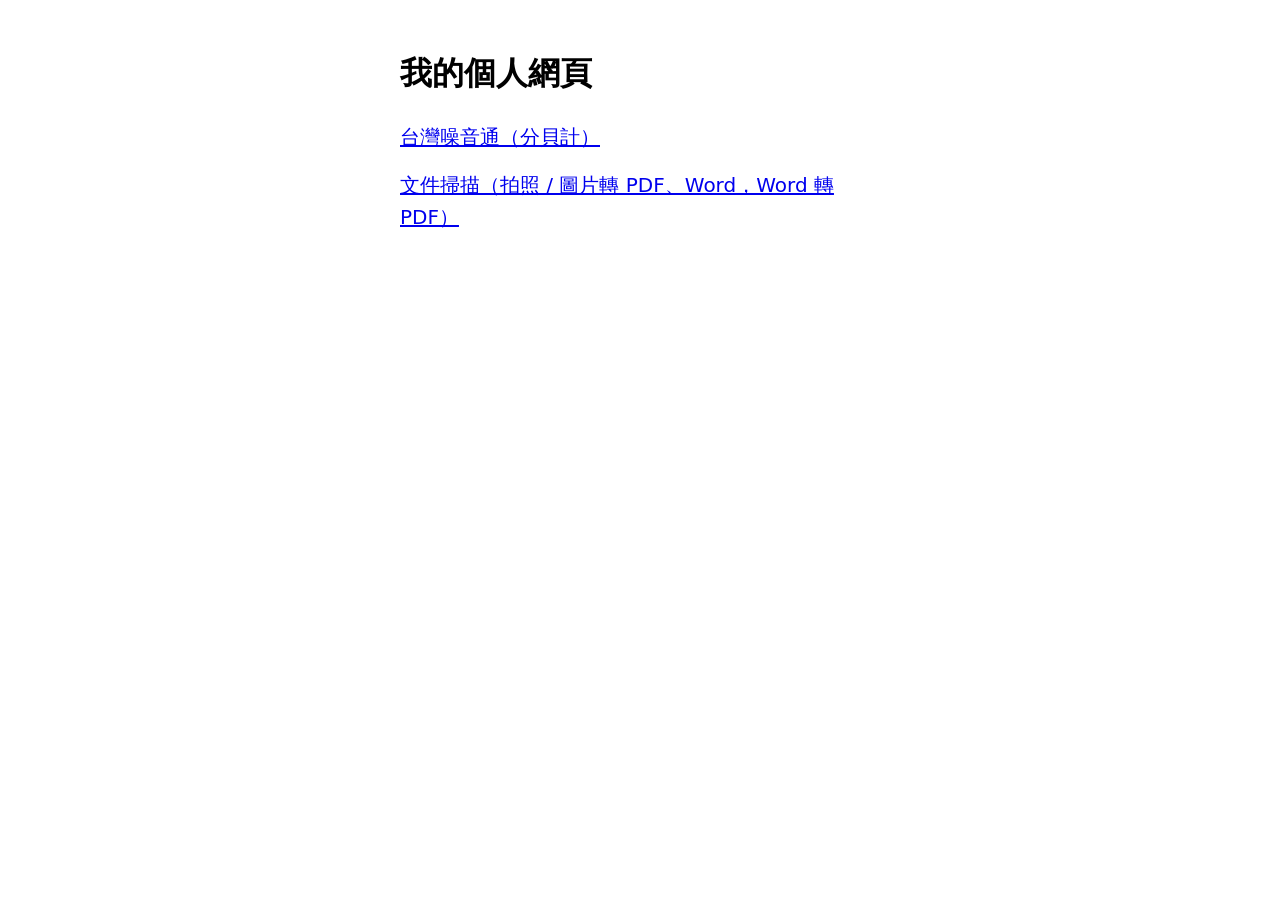
<file: index.html>
<!DOCTYPE html>
<html lang="zh-Hant">
<head>
<meta charset="utf-8">
<meta name="viewport" content="width=device-width, initial-scale=1">
<title>我的個人網頁</title>
<style>body{font-family:system-ui,"Noto Sans TC",sans-serif;max-width:480px;margin:48px auto;padding:0 16px;line-height:1.6}a{font-size:20px}</style>
</head>
<body>
<h1>我的個人網頁</h1>
<p><a href="decibel/">台灣噪音通（分貝計）</a></p>
<p><a href="scanner/">文件掃描（拍照 / 圖片轉 PDF、Word，Word 轉 PDF）</a></p>
</body>
</html>
</file>
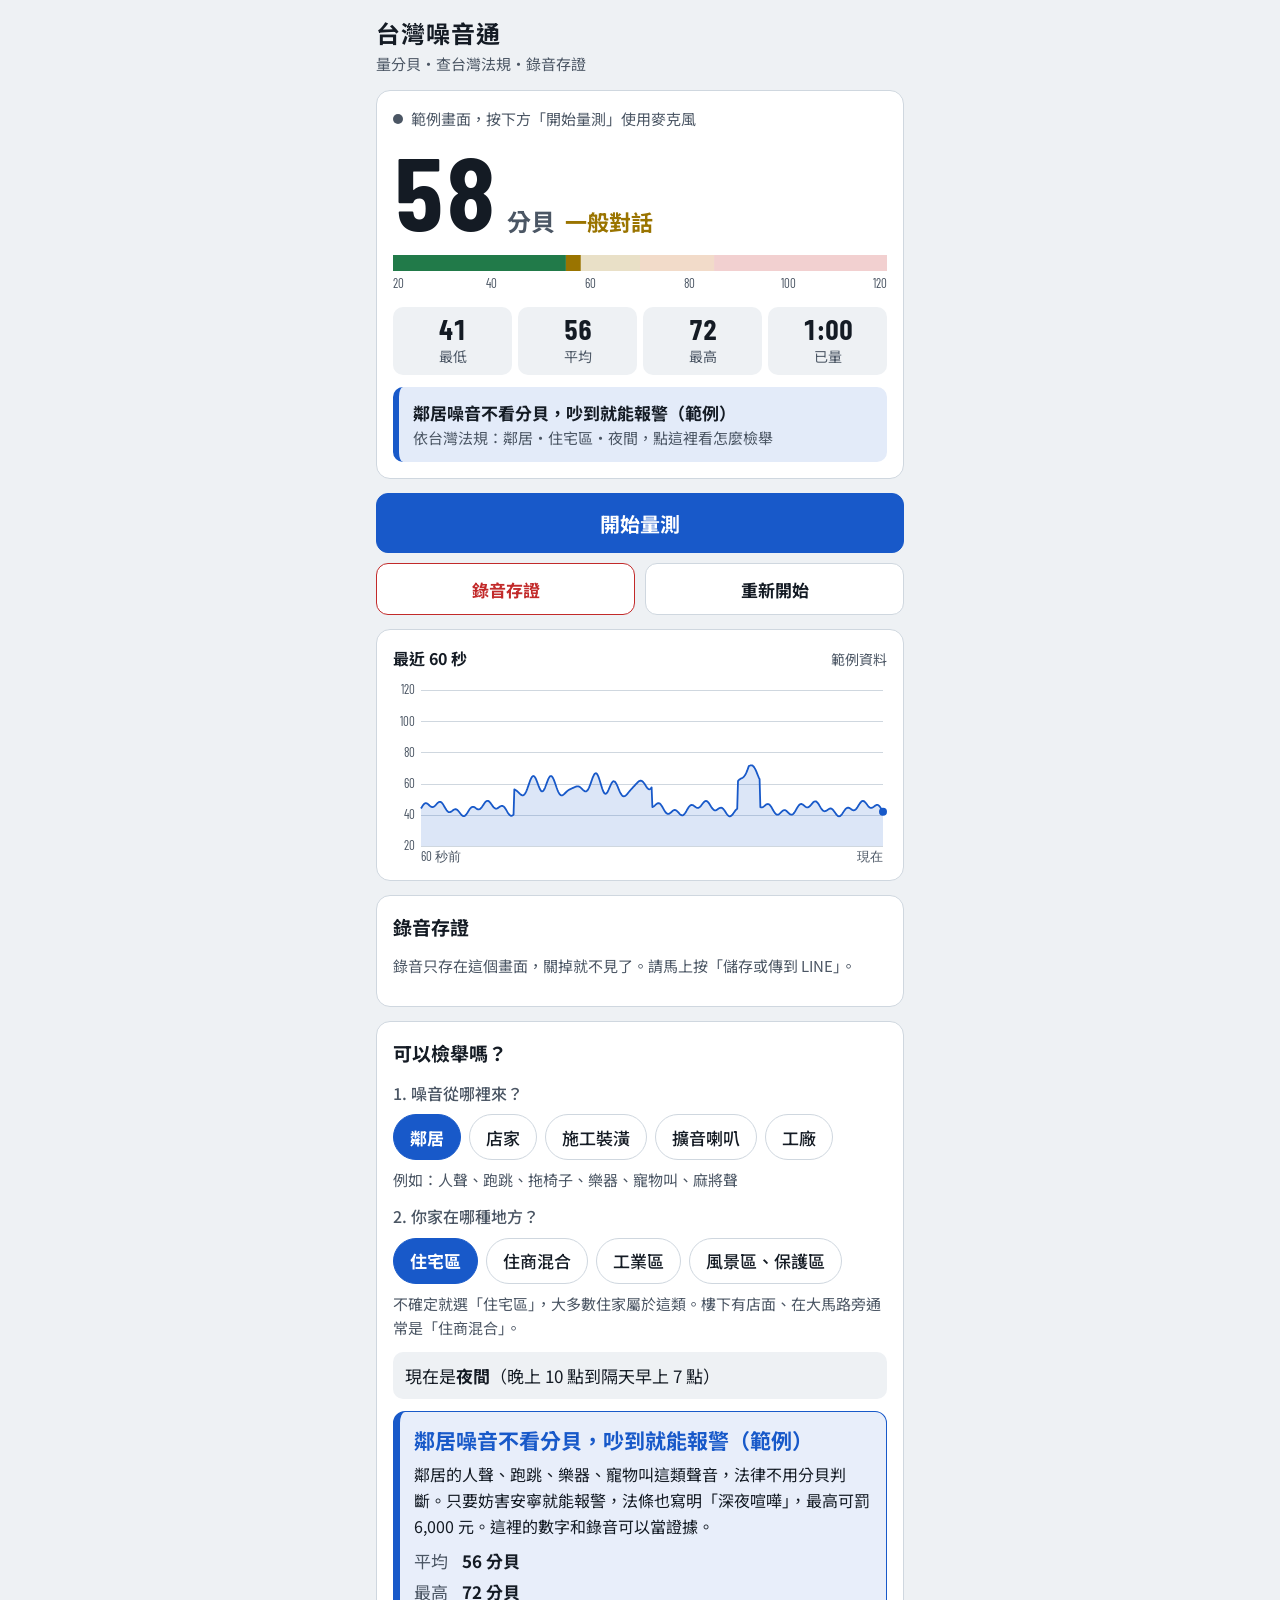
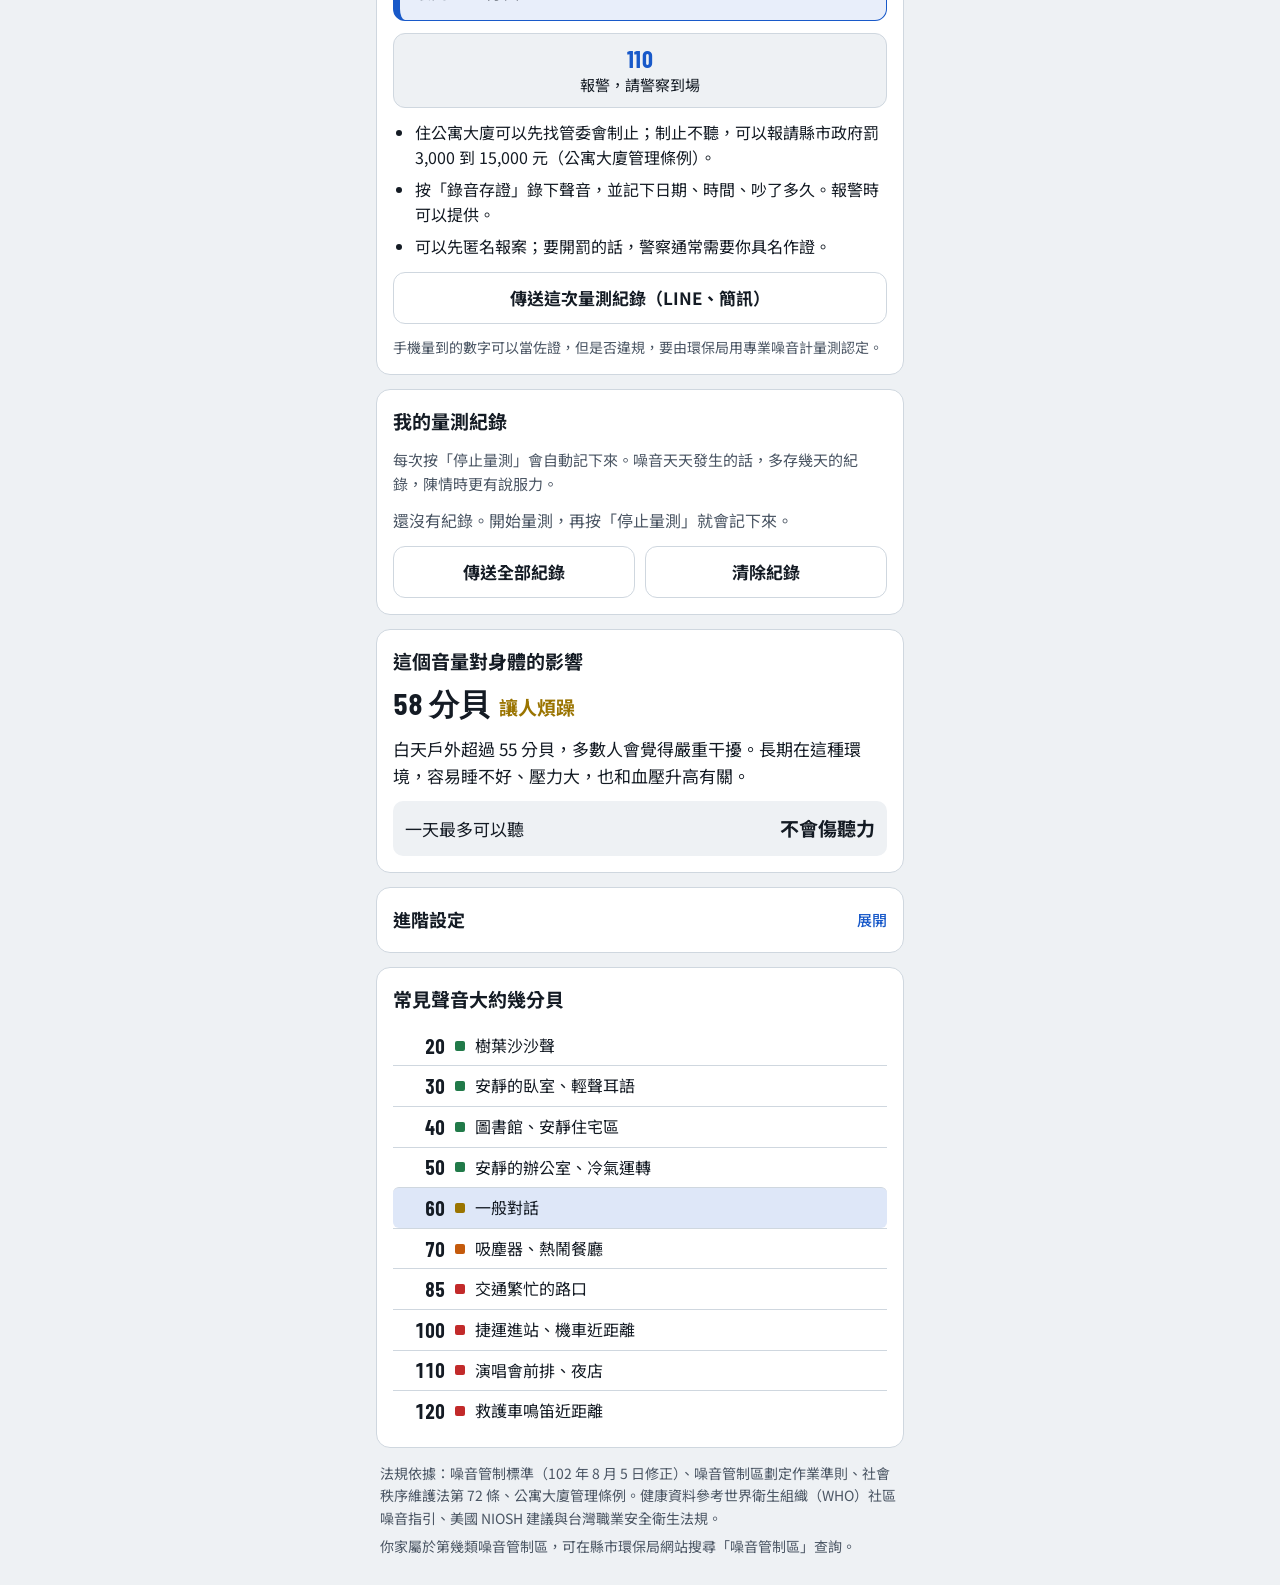
<file: decibel/index.html>
<!DOCTYPE html>
<html lang="zh-Hant">
<head>
<meta charset="utf-8">
<meta name="viewport" content="width=device-width, initial-scale=1, viewport-fit=cover">
<title>台灣噪音通</title>
<meta name="description" content="用手機量分貝，依台灣噪音管制法規判斷有沒有超標，並錄音存證、一鍵撥打陳情專線。">
<meta name="theme-color" content="#0e1319">
<link rel="manifest" href="manifest.json">
<link rel="apple-touch-icon" href="apple-touch-icon.png">
<meta name="apple-mobile-web-app-capable" content="yes">
<meta name="mobile-web-app-capable" content="yes">
<meta name="apple-mobile-web-app-title" content="台灣噪音通">
<meta name="apple-mobile-web-app-status-bar-style" content="black-translucent">
<link rel="preconnect" href="https://fonts.googleapis.com">
<link rel="preconnect" href="https://fonts.gstatic.com" crossorigin>
<link href="https://fonts.googleapis.com/css2?family=Barlow+Condensed:wght@600;700&family=Noto+Sans+TC:wght@400;500;700&display=swap" rel="stylesheet">
<style>
/* Layout: one column, answer first. Big reading + plain verdict → start / record → law card with tap choices and call buttons → history → health → advanced (collapsed). */
:root {
  --bg: #eef1f4;
  --panel: #ffffff;
  --ink: #141b24;
  --muted: #4b5664;
  --line: #cfd7df;
  --accent: #1859c9;
  --ok: #217a49;
  --mid: #9a7400;
  --loud: #c45a0c;
  --risk: #c22a2a;
  --on-accent: #ffffff;
  --font-display: "Barlow Condensed", "Arial Narrow", sans-serif;
  --font-body: "Noto Sans TC", "PingFang TC", "Microsoft JhengHei", system-ui, sans-serif;
  color-scheme: light;
}
@media (prefers-color-scheme: dark) {
  :root:not([data-theme="light"]) {
    --bg: #0e1319; --panel: #172029; --ink: #edf1f5; --muted: #aab6c3; --line: #2d3946;
    --accent: #79aaff; --ok: #4cc283; --mid: #e8bb2e; --loud: #f08a3c; --risk: #ff6b6b; --on-accent: #0b1220;
    color-scheme: dark;
  }
}
:root[data-theme="dark"] {
  --bg: #0e1319; --panel: #172029; --ink: #edf1f5; --muted: #aab6c3; --line: #2d3946;
  --accent: #79aaff; --ok: #4cc283; --mid: #e8bb2e; --loud: #f08a3c; --risk: #ff6b6b; --on-accent: #0b1220;
  color-scheme: dark;
}
* { box-sizing: border-box; }
html, body { margin: 0; }
body {
  background: var(--bg); color: var(--ink); font-family: var(--font-body);
  font-size: 17px; line-height: 1.6; -webkit-text-size-adjust: 100%;
}
.wrap {
  max-width: 560px; margin: 0 auto; display: grid; gap: 14px;
  padding: calc(14px + env(safe-area-inset-top)) calc(16px + env(safe-area-inset-right)) calc(28px + env(safe-area-inset-bottom)) calc(16px + env(safe-area-inset-left));
}
header { display: grid; gap: 0; }
h1 { font-size: 24px; margin: 0; letter-spacing: .04em; }
.tagline { margin: 0; color: var(--muted); font-size: 15px; }
h2 { margin: 0; font-size: 19px; text-wrap: balance; }
h3 { margin: 0; font-size: 16px; color: var(--muted); font-weight: 500; }
.panel { background: var(--panel); border: 1px solid var(--line); border-radius: 14px; padding: 16px; display: grid; gap: 12px; }
.status { display: flex; align-items: center; gap: 8px; font-size: 15px; color: var(--muted); }
.dot { width: 10px; height: 10px; border-radius: 50%; background: var(--muted); flex: none; }
.dot.live { background: var(--risk); animation: pulse 1.2s infinite; }
@keyframes pulse { 50% { opacity: .3; } }
@media (prefers-reduced-motion: reduce) { .dot.live { animation: none; } }
.big { display: flex; align-items: baseline; gap: 10px; flex-wrap: wrap; }
.num { font: 700 104px/0.9 var(--font-display); font-variant-numeric: tabular-nums; min-width: 2.2ch; }
.unit { font-size: 24px; font-weight: 700; color: var(--muted); }
.level { font-size: 22px; font-weight: 700; }
.gauge canvas { width: 100%; height: 42px; display: block; }
.stats { display: grid; grid-template-columns: repeat(4, 1fr); gap: 6px; text-align: center; }
.stat { display: grid; gap: 2px; padding: 8px 2px; border-radius: 10px; background: var(--bg); }
.stat b { font: 700 28px/1 var(--font-display); font-variant-numeric: tabular-nums; }
.stat span { font-size: 14px; color: var(--muted); }
.summary {
  --tone: var(--muted);
  display: block; text-decoration: none; color: var(--ink); font-size: 17px; font-weight: 700;
  padding: 12px 14px; border-radius: 10px; border-left: 6px solid var(--tone);
  background: color-mix(in srgb, var(--tone) 12%, var(--panel));
}
.summary small { display: block; font-weight: 400; font-size: 15px; color: var(--muted); }
.ok-t { --tone: var(--ok); } .near-t { --tone: var(--mid); } .over-t { --tone: var(--risk); } .info-t { --tone: var(--accent); }
.controls { display: grid; grid-template-columns: 1fr 1fr; gap: 10px; }
.btn {
  font: 700 17px var(--font-body); min-height: 52px; padding: 10px 12px; border-radius: 12px; cursor: pointer;
  border: 1.5px solid var(--line); background: var(--panel); color: var(--ink);
}
.btn.primary { background: var(--accent); border-color: var(--accent); color: var(--on-accent); grid-column: 1 / -1; font-size: 20px; min-height: 60px; }
.btn.rec { border-color: var(--risk); color: var(--risk); }
.btn.rec.on { background: var(--risk); color: var(--on-accent); }
.btn.wide { width: 100%; }
.btn:disabled { opacity: .5; }
.btn:focus-visible, .opt:focus-visible, a:focus-visible, summary:focus-visible, input:focus-visible { outline: 3px solid var(--accent); outline-offset: 2px; }
.msg { font-size: 16px; padding: 12px 14px; border-radius: 10px; border-left: 5px solid var(--loud); background: var(--panel); margin: 0; }
.msg[hidden] { display: none; }
.chart-head { display: flex; justify-content: space-between; align-items: baseline; font-size: 14px; color: var(--muted); }
.chart-head strong { color: var(--ink); font-size: 16px; }
#chart { width: 100%; height: 180px; display: block; }
.q { display: grid; gap: 8px; }
.opts { display: flex; flex-wrap: wrap; gap: 8px; }
.opt {
  font: 500 17px var(--font-body); min-height: 46px; padding: 6px 16px; border-radius: 999px; cursor: pointer;
  border: 1.5px solid var(--line); background: var(--panel); color: var(--ink);
}
.opt[aria-pressed="true"] { background: var(--accent); border-color: var(--accent); color: var(--on-accent); font-weight: 700; }
.hint { margin: 0; font-size: 15px; color: var(--muted); }
.period { margin: 0; font-size: 17px; padding: 10px 12px; border-radius: 10px; background: var(--bg); }
.verdict {
  --tone: var(--muted);
  border: 1.5px solid var(--tone); border-left-width: 7px; border-radius: 12px; padding: 14px;
  background: color-mix(in srgb, var(--tone) 10%, var(--panel)); display: grid; gap: 8px;
}
.verdict.ok { --tone: var(--ok); } .verdict.near { --tone: var(--mid); } .verdict.over { --tone: var(--risk); } .verdict.info { --tone: var(--accent); }
.vt { font-size: 21px; font-weight: 700; color: var(--tone); line-height: 1.35; }
.vs { font-size: 16px; }
.verdict dl { margin: 0; display: grid; grid-template-columns: auto 1fr; gap: 4px 14px; font-size: 17px; }
.verdict dt { color: var(--muted); }
.verdict dd { margin: 0; font-weight: 700; font-variant-numeric: tabular-nums; }
.calls { display: grid; grid-template-columns: repeat(auto-fit, minmax(150px, 1fr)); gap: 8px; }
.call {
  display: grid; gap: 0; text-align: center; padding: 10px; border-radius: 12px; text-decoration: none;
  background: var(--bg); border: 1.5px solid var(--line); color: var(--ink);
}
.call b { font: 700 24px var(--font-display); color: var(--accent); letter-spacing: .02em; }
.call span { font-size: 15px; }
.tips { margin: 0; padding-left: 22px; display: grid; gap: 6px; font-size: 16px; }
.clips, .hist { display: grid; gap: 10px; }
.clip { display: grid; gap: 8px; padding: 12px; border-radius: 12px; background: var(--bg); }
.clip audio { width: 100%; }
.clip p { margin: 0; font-size: 15px; }
.hist-row { display: grid; grid-template-columns: 1fr auto; gap: 2px 10px; padding: 10px 0; border-top: 1px solid var(--line); font-size: 16px; }
.hist-row:first-child { border-top: 0; }
.hist-row .when { font-weight: 700; }
.hist-row .what { color: var(--muted); font-size: 15px; }
.hist-row .val { grid-row: 1 / 3; grid-column: 2; text-align: right; font: 700 24px/1 var(--font-display); font-variant-numeric: tabular-nums; align-self: center; }
.hist-row .val small { display: block; font: 500 13px var(--font-body); }
.empty { margin: 0; color: var(--muted); font-size: 16px; }
.row2 { display: grid; grid-template-columns: 1fr 1fr; gap: 10px; }
.hhead { display: flex; align-items: baseline; gap: 10px; flex-wrap: wrap; }
.hhead b { font: 700 30px/1 var(--font-display); font-variant-numeric: tabular-nums; }
.hhead span { font-weight: 700; font-size: 19px; }
.health p { margin: 0; }
.safe { display: flex; justify-content: space-between; gap: 10px; align-items: baseline; padding: 12px; border-radius: 10px; background: var(--bg); }
.safe b { font-size: 19px; white-space: nowrap; }
details.panel { gap: 0; }
details.panel > summary { cursor: pointer; font-size: 18px; font-weight: 700; list-style: none; display: flex; justify-content: space-between; align-items: center; min-height: 32px; }
details.panel > summary::-webkit-details-marker { display: none; }
details.panel > summary::after { content: "展開"; font-size: 15px; font-weight: 500; color: var(--accent); }
details.panel[open] > summary::after { content: "收合"; }
.adv { display: grid; gap: 18px; margin-top: 14px; }
.adv section { display: grid; gap: 8px; }
.adv input[type="range"] { width: 100%; accent-color: var(--accent); height: 32px; }
.adv label.line { display: flex; justify-content: space-between; font-weight: 700; }
.ref { display: grid; }
.ref div { display: grid; grid-template-columns: 48px 10px 1fr; gap: 10px; align-items: center; padding: 7px 4px; border-top: 1px solid var(--line); font-size: 16px; }
.ref div:first-child { border-top: 0; }
.ref b { font: 700 20px var(--font-display); font-variant-numeric: tabular-nums; text-align: right; }
.ref i { width: 10px; height: 10px; border-radius: 2px; }
.ref div.on { background: color-mix(in srgb, var(--accent) 14%, transparent); border-radius: 6px; }
.src { font-size: 14px; color: var(--muted); margin: 0; }
textarea.record { width: 100%; min-height: 160px; font: 15px/1.5 var(--font-body); color: var(--ink); background: var(--bg); border: 1px solid var(--line); border-radius: 10px; padding: 10px; }
.visually-hidden { position: absolute; width: 1px; height: 1px; overflow: hidden; clip: rect(0 0 0 0); }
footer { display: grid; gap: 6px; padding: 0 4px; }
@media (max-width: 380px) { .num { font-size: 88px; } .stat b { font-size: 24px; } }
</style>
</head>
<body>
<div class="wrap">
  <header>
    <h1>台灣噪音通</h1>
    <p class="tagline">量分貝・查台灣法規・錄音存證</p>
  </header>

  <section class="panel" aria-live="polite" aria-label="目前音量">
    <div class="status"><span class="dot" id="dot"></span><span id="statusText">範例畫面，按下方「開始量測」使用麥克風</span></div>
    <div class="big"><span class="num" id="num">58</span><span class="unit">分貝</span><span class="level" id="level">一般對話</span></div>
    <div class="gauge"><canvas id="gauge" aria-hidden="true"></canvas></div>
    <div class="stats">
      <div class="stat"><b id="sMin">41</b><span>最低</span></div>
      <div class="stat"><b id="sAvg">56</b><span>平均</span></div>
      <div class="stat"><b id="sMax">72</b><span>最高</span></div>
      <div class="stat"><b id="sTime">1:00</b><span id="sTimeLabel">已量</span></div>
    </div>
    <a class="summary info-t" id="summary" href="#law"></a>
  </section>

  <section class="controls" aria-label="操作">
    <button class="btn primary" id="startBtn" type="button">開始量測</button>
    <button class="btn rec" id="recBtn" type="button">錄音存證</button>
    <button class="btn" id="resetBtn" type="button">重新開始</button>
  </section>
  <p class="msg" id="msg" hidden></p>

  <section class="panel" aria-label="音量變化">
    <div class="chart-head"><strong id="chartTitle">最近 60 秒</strong><span id="chartNote">範例資料</span></div>
    <canvas id="chart" aria-label="音量變化圖"></canvas>
  </section>

  <section class="panel" id="clipsPanel" hidden>
    <h2>錄音存證</h2>
    <p class="hint">錄音只存在這個畫面，關掉就不見了。請馬上按「儲存或傳到 LINE」。</p>
    <div class="clips" id="clips"></div>
  </section>

  <section class="panel" id="law" aria-labelledby="lawTitle">
    <h2 id="lawTitle">可以檢舉嗎？</h2>
    <div class="q">
      <h3>1. 噪音從哪裡來？</h3>
      <div class="opts" id="srcOpts" role="group" aria-label="噪音來源">
        <button class="opt" type="button" data-v="neighbor">鄰居</button>
        <button class="opt" type="button" data-v="business">店家</button>
        <button class="opt" type="button" data-v="construction">施工裝潢</button>
        <button class="opt" type="button" data-v="amplifier">擴音喇叭</button>
        <button class="opt" type="button" data-v="factory">工廠</button>
      </div>
      <p class="hint" id="srcHint"></p>
    </div>
    <div class="q">
      <h3>2. 你家在哪種地方？</h3>
      <div class="opts" id="zoneOpts" role="group" aria-label="地區類別">
        <button class="opt" type="button" data-v="1">住宅區</button>
        <button class="opt" type="button" data-v="2">住商混合</button>
        <button class="opt" type="button" data-v="3">工業區</button>
        <button class="opt" type="button" data-v="0">風景區、保護區</button>
      </div>
      <p class="hint">不確定就選「住宅區」，大多數住家屬於這類。樓下有店面、在大馬路旁通常是「住商混合」。</p>
    </div>
    <p class="period" id="periodText"></p>
    <div class="verdict" id="verdict"></div>
    <div class="calls" id="calls"></div>
    <ul class="tips" id="tips"></ul>
    <button class="btn wide" id="shareBtn" type="button">傳送這次量測紀錄（LINE、簡訊）</button>
    <textarea class="record" id="recordText" readonly hidden aria-label="量測紀錄"></textarea>
    <p class="src">手機量到的數字可以當佐證，但是否違規，要由環保局用專業噪音計量測認定。</p>
  </section>

  <section class="panel" aria-labelledby="histTitle">
    <h2 id="histTitle">我的量測紀錄</h2>
    <p class="hint">每次按「停止量測」會自動記下來。噪音天天發生的話，多存幾天的紀錄，陳情時更有說服力。</p>
    <div class="hist" id="hist"></div>
    <div class="row2">
      <button class="btn" id="histShare" type="button">傳送全部紀錄</button>
      <button class="btn" id="histClear" type="button">清除紀錄</button>
    </div>
  </section>

  <section class="panel health" aria-labelledby="healthTitle">
    <h2 id="healthTitle">這個音量對身體的影響</h2>
    <div class="hhead"><b id="hLevel">58 分貝</b><span id="hTitle"></span></div>
    <p id="hText"></p>
    <div class="safe"><span>一天最多可以聽</span><b id="hSafe">不會傷聽力</b></div>
  </section>

  <details class="panel" id="advanced">
    <summary>進階設定</summary>
    <div class="adv">
      <section>
        <label class="line" for="offset"><span>校正讀數</span><span id="offVal">0</span></label>
        <input id="offset" type="range" min="-40" max="40" step="1" value="0">
        <p class="hint">手機麥克風沒有經過專業校正。安靜的臥室大約 30 到 35 分貝；如果讀數差很多，用這裡調高或調低。</p>
      </section>
      <section>
        <h3>扣除背景音量</h3>
        <p class="hint" id="bgLine"></p>
        <button class="btn" id="bgBtn" type="button">把這次平均存成背景音量</button>
      </section>
      <section>
        <h3>時段</h3>
        <div class="opts" id="periodOpts" role="group" aria-label="時段">
          <button class="opt" type="button" data-v="auto">依現在時間</button>
          <button class="opt" type="button" data-v="0">日間</button>
          <button class="opt" type="button" data-v="1">晚間</button>
          <button class="opt" type="button" data-v="2">夜間</button>
        </div>
        <p class="hint">分析以前的錄音時，請選錄音當時的時段。</p>
      </section>
      <section>
        <h3>分析手機裡的錄音、錄影</h3>
        <button class="btn" id="fileBtn" type="button">選擇檔案</button>
        <input class="visually-hidden" id="fileInput" type="file" accept="audio/*,video/*">
      </section>
      <section>
        <h3>加權方式</h3>
        <div class="opts" id="wOpts" role="group" aria-label="加權方式">
          <button class="opt" type="button" data-v="A">A 加權（法規用）</button>
          <button class="opt" type="button" data-v="Z">不加權</button>
        </div>
        <p class="hint">台灣噪音法規用 A 加權，接近人耳聽到的感覺。一般請維持 A 加權。</p>
      </section>
    </div>
  </details>

  <section class="panel">
    <h2>常見聲音大約幾分貝</h2>
    <div class="ref" id="ref"></div>
  </section>

  <footer>
    <p class="src">法規依據：噪音管制標準（102 年 8 月 5 日修正）、噪音管制區劃定作業準則、社會秩序維護法第 72 條、公寓大廈管理條例。健康資料參考世界衛生組織（WHO）社區噪音指引、美國 NIOSH 建議與台灣職業安全衛生法規。</p>
    <p class="src">你家屬於第幾類噪音管制區，可在縣市環保局網站搜尋「噪音管制區」查詢。</p>
  </footer>
</div>

<script>
(() => {
  const $ = id => document.getElementById(id);
  const css = n => getComputedStyle(document.documentElement).getPropertyValue(n).trim();
  const store = {
    get(k, d) { try { const v = localStorage.getItem("tnm-" + k); return v == null ? d : JSON.parse(v); } catch (e) { return d; } },
    set(k, v) { try { localStorage.setItem("tnm-" + k, JSON.stringify(v)); } catch (e) {} }
  };

  const REF = [
    [20, "樹葉沙沙聲"], [30, "安靜的臥室、輕聲耳語"], [40, "圖書館、安靜住宅區"],
    [50, "安靜的辦公室、冷氣運轉"], [60, "一般對話"], [70, "吸塵器、熱鬧餐廳"],
    [85, "交通繁忙的路口"], [100, "捷運進站、機車近距離"], [110, "演唱會前排、夜店"],
    [120, "救護車鳴笛近距離"]
  ];
  const LEVELS = [
    [35, "非常安靜", "--ok"], [45, "安靜", "--ok"], [55, "輕微聲響", "--ok"],
    [65, "一般對話", "--mid"], [75, "吵雜", "--mid"], [85, "很吵", "--loud"],
    [100, "會傷聽力", "--risk"], [999, "危險", "--risk"]
  ];
  const levelInfo = db => LEVELS.find(l => db < l[0]);
  const zoneColor = db => db < 55 ? "--ok" : db < 70 ? "--mid" : db < 85 ? "--loud" : "--risk";

  // ---------- FFT + A-weighting ----------
  const N = 2048;
  const rev = new Uint32Array(N);
  for (let i = 0, b = Math.log2(N); i < N; i++) { let r = 0; for (let j = 0; j < b; j++) r |= ((i >> j) & 1) << (b - 1 - j); rev[i] = r; }
  const cosT = new Float64Array(N / 2), sinT = new Float64Array(N / 2);
  for (let i = 0; i < N / 2; i++) { cosT[i] = Math.cos(2 * Math.PI * i / N); sinT[i] = -Math.sin(2 * Math.PI * i / N); }
  const hann = new Float64Array(N);
  for (let i = 0; i < N; i++) hann[i] = 0.5 - 0.5 * Math.cos(2 * Math.PI * i / (N - 1));
  const re = new Float64Array(N), im = new Float64Array(N);
  function fft(buf, off) {
    for (let i = 0; i < N; i++) { re[rev[i]] = buf[off + i] * hann[i]; im[rev[i]] = 0; }
    for (let size = 2; size <= N; size <<= 1) {
      const half = size >> 1, step = N / size;
      for (let s = 0; s < N; s += size) for (let k = 0; k < half; k++) {
        const c = cosT[k * step], si = sinT[k * step], a = s + k, b = a + half;
        const tr = re[b] * c - im[b] * si, ti = re[b] * si + im[b] * c;
        re[b] = re[a] - tr; im[b] = im[a] - ti; re[a] += tr; im[a] += ti;
      }
    }
  }
  let aW = null, aWsr = 0;
  function aWeights(sr) {
    if (aW && aWsr === sr) return aW;
    aW = new Float64Array(N / 2); aWsr = sr;
    for (let k = 1; k < N / 2; k++) {
      const f2 = (k * sr / N) ** 2;
      const ra = (12194 ** 2 * f2 * f2) / ((f2 + 20.6 ** 2) * Math.sqrt((f2 + 107.7 ** 2) * (f2 + 737.9 ** 2)) * (f2 + 12194 ** 2));
      aW[k] = ra * ra * Math.pow(10, 0.2);
    }
    return aW;
  }
  function framePower(buf, off, sr, weightA) {
    let ms = 0;
    for (let i = 0; i < N; i++) { const v = buf[off + i]; ms += v * v; }
    ms /= N;
    if (!weightA || ms < 1e-14) return ms;
    fft(buf, off);
    const w = aWeights(sr);
    let pz = 0, pa = 0;
    for (let k = 1; k < N / 2; k++) { const p = re[k] * re[k] + im[k] * im[k]; pz += p; pa += p * w[k]; }
    return pz > 0 ? ms * pa / pz : ms;
  }
  const toDb = p => 10 * Math.log10(Math.max(p, 1e-13));

  // ---------- state ----------
  const BASE = 100; // dBFS → dB SPL rough mapping; user trims with the calibration slider
  let weightA = store.get("weight", "A") === "A";
  let trim = store.get("trim", 0);
  let offset = BASE + trim;
  let mode = "demo";
  let ctx = null, stream = null, analyser = null, raf = 0;
  let history = [], fileSeries = null;
  let smoothP = 0, lastT = 0, accT = 0;
  let sumP = 0, cntP = 0, minDb = Infinity, maxDb = -Infinity, startT = 0, elapsed = 0;
  let srcKey = store.get("src", "neighbor"), zone = store.get("zone", 1), periodSel = store.get("period", "auto");
  let bgLevel = null, startWall = null, limitLine = null, lastLawT = 0, savedThisRun = false;

  const demo = [];
  for (let i = 0; i < 600; i++) {
    const t = i / 10;
    let v = 44 + 3 * Math.sin(t * 0.9) + 2 * Math.sin(t * 3.1);
    if (t > 12 && t < 30) v += 14 + 4 * Math.sin(t * 2.3);
    if (t > 41 && t < 44) v += 26 - Math.abs(t - 42.5) * 6;
    demo.push(v - offset);
  }
  history = demo.slice();

  function resetStats() { sumP = 0; cntP = 0; minDb = Infinity; maxDb = -Infinity; startT = performance.now(); elapsed = 0; savedThisRun = false; }
  const fmt = v => Number.isFinite(v) ? Math.round(v + offset).toString() : "–";
  const fmtTime = s => { s = Math.floor(s); return Math.floor(s / 60) + ":" + String(s % 60).padStart(2, "0"); };
  const r0 = v => Math.round(v);

  function setReadout(dbfs) {
    const db = dbfs + offset, ok = Number.isFinite(dbfs);
    $("num").textContent = ok ? Math.round(db) : "–";
    const li = levelInfo(db);
    $("level").textContent = ok ? li[1] : "";
    $("level").style.color = ok ? css(li[2]) : css("--muted");
    drawGauge(dbfs);
  }
  function refreshStats() {
    $("sMin").textContent = fmt(minDb); $("sMax").textContent = fmt(maxDb);
    $("sAvg").textContent = cntP ? fmt(toDb(sumP / cntP)) : "–";
    $("sTime").textContent = fmtTime(elapsed);
  }

  // ---------- drawing ----------
  function fitCanvas(c) {
    const r = c.getBoundingClientRect(), d = window.devicePixelRatio || 1;
    if (c.width !== Math.round(r.width * d) || c.height !== Math.round(r.height * d)) { c.width = Math.round(r.width * d); c.height = Math.round(r.height * d); }
    const g = c.getContext("2d"); g.setTransform(d, 0, 0, d, 0, 0);
    return [g, r.width, r.height];
  }
  const LO = 20, HI = 120;
  function drawGauge(dbfs) {
    const [g, w, h] = fitCanvas($("gauge"));
    g.clearRect(0, 0, w, h);
    const x = db => (Math.min(HI, Math.max(LO, db)) - LO) / (HI - LO) * w;
    const barH = 16, y0 = 2;
    const zones = [[LO, 55, "--ok"], [55, 70, "--mid"], [70, 85, "--loud"], [85, HI, "--risk"]];
    g.globalAlpha = 0.22;
    zones.forEach(([a, b, c]) => { g.fillStyle = css(c); g.fillRect(x(a), y0, x(b) - x(a), barH); });
    g.globalAlpha = 1;
    const db = dbfs + offset;
    if (Number.isFinite(dbfs)) zones.forEach(([a, b, c]) => { if (db > a) { g.fillStyle = css(c); g.fillRect(x(a), y0, x(Math.min(db, b)) - x(a), barH); } });
    if (limitLine != null) { g.fillStyle = css("--ink"); g.fillRect(x(limitLine) - 1.5, 0, 3, barH + 4); }
    g.fillStyle = css("--muted"); g.font = "13px " + css("--font-display"); g.textBaseline = "top";
    for (let t = LO; t <= HI; t += 20) { g.textAlign = t === LO ? "left" : t === HI ? "right" : "center"; g.fillText(t, x(t), y0 + barH + 6); }
  }
  function drawChart() {
    const [g, w, h] = fitCanvas($("chart"));
    g.clearRect(0, 0, w, h);
    const padL = 28, padB = 18, padT = 6, cw = w - padL - 4, ch = h - padB - padT;
    const y = db => padT + (1 - (Math.min(HI, Math.max(LO, db)) - LO) / (HI - LO)) * ch;
    g.font = "13px " + css("--font-display"); g.textBaseline = "middle"; g.textAlign = "right";
    for (let t = LO; t <= HI; t += 20) {
      g.strokeStyle = css("--line"); g.lineWidth = 1;
      g.beginPath(); g.moveTo(padL, Math.round(y(t)) + .5); g.lineTo(w - 4, Math.round(y(t)) + .5); g.stroke();
      g.fillStyle = css("--muted"); g.fillText(t, padL - 6, y(t));
    }
    if (limitLine != null) {
      g.setLineDash([5, 4]); g.strokeStyle = css("--risk"); g.lineWidth = 1.5;
      g.beginPath(); g.moveTo(padL, y(limitLine)); g.lineTo(w - 4, y(limitLine)); g.stroke();
      g.setLineDash([]); g.lineWidth = 1; g.fillStyle = css("--risk"); g.textAlign = "left"; g.textBaseline = "bottom";
      g.fillText("法規上限 " + limitLine, padL + 4, y(limitLine) - 2);
    }
    let vals, totalSec;
    if (mode === "file" && fileSeries) { vals = fileSeries.vals; totalSec = fileSeries.dur; } else { vals = history; totalSec = 60; }
    const n = mode === "file" ? vals.length : 600;
    const xAt = i => padL + (n <= 1 ? 0 : i / (n - 1)) * cw;
    const start = mode === "file" ? 0 : n - vals.length;
    g.fillStyle = css("--muted"); g.textBaseline = "top";
    g.textAlign = "left"; g.fillText(mode === "file" ? "0:00" : "60 秒前", padL, h - padB + 4);
    g.textAlign = "right"; g.fillText(mode === "file" ? fmtTime(totalSec) : "現在", w - 4, h - padB + 4);
    if (!vals.length) return;
    const acc = css("--accent");
    const path = () => { g.beginPath(); vals.forEach((v, i) => { const X = xAt(start + i), Y = y(v + offset); i ? g.lineTo(X, Y) : g.moveTo(X, Y); }); };
    path(); const lastX = xAt(start + vals.length - 1);
    g.lineTo(lastX, y(LO)); g.lineTo(xAt(start), y(LO)); g.closePath();
    g.fillStyle = acc; g.globalAlpha = .15; g.fill(); g.globalAlpha = 1;
    path(); g.strokeStyle = acc; g.lineWidth = 1.8; g.lineJoin = "round"; g.stroke();
    if (mode !== "file") { g.beginPath(); g.arc(lastX, y(vals[vals.length - 1] + offset), 4, 0, Math.PI * 2); g.fillStyle = acc; g.fill(); }
  }
  let lastRefDb = NaN;
  function renderRef(db) {
    const box = $("ref"); box.innerHTML = "";
    let best = -1, bestD = Infinity;
    if (Number.isFinite(db)) REF.forEach(([v], i) => { const d = Math.abs(v - db); if (d < bestD) { bestD = d; best = i; } });
    REF.forEach(([v, label], i) => {
      const d = document.createElement("div");
      if (i === best) d.classList.add("on");
      d.innerHTML = `<b>${v}</b><i style="background:var(${zoneColor(v)})"></i><span>${label}</span>`;
      box.appendChild(d);
    });
  }
  function maybeRef(db) { const r = Math.round(db / 5) * 5; if (r !== lastRefDb) { lastRefDb = r; renderRef(db); } }

  // ---------- Taiwan noise law ----------
  const ZONES = ["第一類", "第二類", "第三類", "第四類"];
  const ZONE_PLAIN = ["風景區、保護區", "住宅區", "住商混合", "工業區"];
  const PERIODS = ["日間", "晚間", "夜間"];
  // 噪音管制標準 (102.08.05) 20 Hz–20 kHz; [zone][日間, 晚間, 夜間]
  const SOURCES = {
    neighbor: { name: "鄰居", hint: "人聲、跑跳、拖椅子、樂器、寵物叫、麻將聲" },
    business: { name: "店家", hint: "餐廳、KTV、冷氣室外機、抽風機、冷凍設備", law: "噪音管制標準第 5 條（娛樂場所、營業場所）",
      leq: [[55, 50, 40], [57, 52, 47], [67, 57, 52], [80, 70, 65]] },
    construction: { name: "施工裝潢", hint: "工地機具、電鑽、敲打、裝潢", law: "噪音管制標準第 6 條（營建工程）",
      leq: [[67, 47, 47], [67, 57, 47], [72, 67, 62], [80, 70, 65]],
      lmax: [[100, 80, 70], [100, 80, 70], [100, 85, 75], [100, 85, 75]] },
    amplifier: { name: "擴音喇叭", hint: "宣傳車、廣播、戶外音響、卡拉 OK 喇叭", law: "噪音管制標準第 7 條（擴音設施）",
      leq: [[57, 47, 40], [72, 57, 47], [77, 62, 52], [82, 72, 62]] },
    factory: { name: "工廠", hint: "工廠機器、加工、修理", law: "噪音管制標準第 4 條（工廠）",
      leq: [[50, 45, 40], [57, 52, 47], [67, 57, 52], [80, 70, 65]] }
  };
  function taipeiHour(d) {
    try { return parseInt(new Intl.DateTimeFormat("en-GB", { hour: "2-digit", hourCycle: "h23", timeZone: "Asia/Taipei" }).format(d), 10) % 24; }
    catch (e) { return d.getHours(); }
  }
  function autoPeriod(z, d) { const h = taipeiHour(d), e = z < 2 ? 22 : 23; return h >= 7 && h < 19 ? 0 : h >= 19 && h < e ? 1 : 2; }
  function periodRange(z, p) { return p === 0 ? "早上 7 點到晚上 7 點" : p === 1 ? (z < 2 ? "晚上 7 點到 10 點" : "晚上 7 點到 11 點") : (z < 2 ? "晚上 10 點到隔天早上 7 點" : "晚上 11 點到隔天早上 7 點"); }
  function getStats() {
    if (mode === "demo") return { leq: 56, max: 72, secs: 60, demo: true };
    if (!cntP) return null;
    return { leq: toDb(sumP / cntP) + offset, max: maxDb + offset, min: minDb + offset, secs: elapsed };
  }
  function evaluate() {
    const src = SOURCES[srcKey];
    const period = periodSel === "auto" ? autoPeriod(zone, new Date()) : +periodSel;
    const st = getStats();
    const e = { src, zone, period, st, auto: periodSel === "auto" };
    if (!src.leq) { e.state = "info"; return e; }
    e.limit = src.leq[zone][period];
    e.lmaxLimit = src.lmax ? src.lmax[zone][period] : null;
    if (!st) { e.state = "idle"; return e; }
    let leq = st.leq;
    if (bgLevel != null) {
      const diff = st.leq - bgLevel;
      if (diff < 3) { e.state = "bgbad"; e.leq = leq; return e; }
      if (diff < 10) { leq = 10 * Math.log10(Math.pow(10, st.leq / 10) - Math.pow(10, bgLevel / 10)); e.corrected = true; }
    }
    e.leq = leq; e.over = leq - e.limit;
    e.lmaxOver = e.lmaxLimit != null && Number.isFinite(st.max) && st.max > e.lmaxLimit;
    e.state = e.over > 3 || e.lmaxOver ? "over" : e.over > -3 ? "near" : "ok";
    e.short = !st.demo && mode === "live" && st.secs < 120;
    return e;
  }
  function verdictTitle(e) {
    if (e.state === "info") return "鄰居噪音不看分貝，吵到就能報警";
    if (e.state === "idle") return `${PERIODS[e.period]}上限 ${e.limit} 分貝，開始量測就會判斷`;
    if (e.state === "bgbad") return "背景太吵，沒辦法判斷";
    const d = r0(Math.abs(e.over));
    if (e.state === "over") return e.lmaxOver && e.over <= 3 ? "最大音量超過標準，可以陳情" : `超過標準約 ${d} 分貝，可以陳情`;
    if (e.state === "near") return "接近標準，在手機誤差範圍內";
    return `沒有超過標準（低約 ${d} 分貝）`;
  }

  function updateLaw() {
    const e = evaluate(), st = e.st;
    limitLine = e.limit != null ? e.limit : null;
    $("periodText").innerHTML = `${e.auto ? "現在是" : "你選的時段："}<b>${PERIODS[e.period]}</b>（${periodRange(e.zone, e.period)}）`;
    $("srcHint").textContent = "例如：" + e.src.hint;

    // summary in the readout card
    const sm = $("summary");
    sm.className = "summary " + ({ ok: "ok-t", near: "near-t", over: "over-t", info: "info-t" }[e.state] || "");
    sm.innerHTML = `${verdictTitle(e)}${st && st.demo ? "（範例）" : ""}<small>依台灣法規：${e.src.name}・${ZONE_PLAIN[e.zone]}・${PERIODS[e.period]}，點這裡看怎麼檢舉</small>`;

    const v = $("verdict");
    v.className = "verdict " + (["ok", "near", "over", "info"].includes(e.state) ? e.state : "");
    let html = `<span class="vt">${verdictTitle(e)}${st && st.demo ? "（範例）" : ""}</span>`;
    if (e.state === "info") {
      html += `<span class="vs">鄰居的人聲、跑跳、樂器、寵物叫這類聲音，法律不用分貝判斷。只要妨害安寧就能報警，法條也寫明「深夜喧嘩」，最高可罰 6,000 元。這裡的數字和錄音可以當證據。</span>`;
      if (st) html += `<dl><dt>平均</dt><dd>${r0(st.leq)} 分貝</dd><dt>最高</dt><dd>${Number.isFinite(st.max) ? r0(st.max) : "–"} 分貝</dd></dl>`;
    } else if (e.state === "idle") {
      html += `<dl><dt>平均不能超過</dt><dd>${e.limit} 分貝</dd>${e.lmaxLimit != null ? `<dt>最大不能超過</dt><dd>${e.lmaxLimit} 分貝</dd>` : ""}</dl>`;
    } else if (e.state === "bgbad") {
      html += `<span class="vs">噪音跟平常的背景聲音差不到 3 分貝，環保局遇到這種情況也會停止量測。請換時間再量，或到「進階設定」清除背景音量。</span>`;
    } else {
      const sub = e.state === "over" ? "建議按「錄音存證」留下證據，再打下面的電話陳情，環保局會派人用專業儀器來量。"
        : e.state === "near" ? "手機會有幾分貝的誤差。建議多量幾天、錄音存證；覺得受影響一樣可以陳情請環保局來量。"
        : "照目前的數字，沒有超過法定標準。";
      html += `<span class="vs">${sub}</span><dl>
        <dt>法規上限</dt><dd>平均 ${e.limit} 分貝${e.lmaxLimit != null ? `，最大 ${e.lmaxLimit}` : ""}</dd>
        <dt>你量到</dt><dd>平均 ${r0(e.leq)} 分貝${e.corrected ? "（已扣背景）" : ""}${e.lmaxLimit != null && Number.isFinite(st.max) ? `，最大 ${r0(st.max)}` : ""}</dd>
        <dt>已量</dt><dd>${fmtTime(st.secs)}${e.short ? "（量滿 2 分鐘比較準）" : ""}</dd></dl>`;
    }
    v.innerHTML = html;

    const call = (num, label, show) => `<a class="call" href="tel:${num}"><b>${show || num}</b><span>${label}</span></a>`;
    $("calls").innerHTML = srcKey === "neighbor"
      ? call("110", "報警，請警察到場")
      : call("0800066666", "環保局公害陳情（免付費）", "0800-066-666") + call("1999", "縣市市民專線") + (srcKey === "amplifier" ? call("110", "有人喧嘩、唱歌") : "");

    const tips = srcKey === "neighbor" ? [
      "住公寓大廈可以先找管委會制止；制止不聽，可以報請縣市政府罰 3,000 到 15,000 元（公寓大廈管理條例）。",
      "按「錄音存證」錄下聲音，並記下日期、時間、吵了多久。報警時可以提供。",
      "可以先匿名報案；要開罰的話，警察通常需要你具名作證。"
    ] : [
      "打電話時說清楚地址、噪音來源、最常吵的時段，並可以要求在你家量測。",
      srcKey === "business" ? "店家被要求限期改善後仍超過標準，可罰 3,000 到 30,000 元。" :
      srcKey === "construction" ? "施工超過標準或在禁止時段施工，可罰 3,000 到 30,000 元，而且可以按次處罰。" :
      srcKey === "amplifier" ? "很多縣市晚上禁止使用擴音設備；有人在喇叭裡唱歌、喧嘩，打 110 通常比較快。" :
      "工廠被要求限期改善後仍超過標準，環保局可以依法處罰。",
      ...(srcKey === "business" || srcKey === "factory" ? ["冷氣室外機、抽風機那種「嗡嗡」的低頻聲有更嚴格的標準，手機量不準，直接陳情請環保局在你家室內量。"] : [])
    ];
    $("tips").innerHTML = tips.map(t => `<li>${t}</li>`).join("");

    $("bgLine").innerHTML = bgLevel == null
      ? "想更準：先在噪音停的時候量 1 分鐘，按下面按鈕存成背景音量，再按「重新開始」量噪音，判斷時會自動扣掉背景。"
      : `已存背景音量 ${r0(bgLevel)} 分貝，判斷時會自動扣除。<button class="opt" type="button" id="bgClear" style="margin-left:6px">清除</button>`;
    const bc = $("bgClear"); if (bc) bc.onclick = () => { bgLevel = null; updateLaw(); };
    return e;
  }

  const fmtDate = d => d.toLocaleString("zh-TW", { timeZone: "Asia/Taipei", hour12: false, year: "numeric", month: "2-digit", day: "2-digit", hour: "2-digit", minute: "2-digit" });
  function buildRecord() {
    const e = evaluate(), st = e.st;
    const lines = ["【噪音量測紀錄】"];
    lines.push(`時間：${startWall ? fmtDate(startWall) + " 起" : fmtDate(new Date())}，共量 ${st ? fmtTime(st.secs) : "–"}`);
    lines.push(`噪音來源：${e.src.name}（${e.src.hint}）`);
    lines.push(`地點類別：${ZONE_PLAIN[e.zone]}（${ZONES[e.zone]}噪音管制區）；時段：${PERIODS[e.period]}`);
    if (st) {
      lines.push(`平均音量（均能音量 Leq）：${r0(st.leq)} dB(A)${bgLevel != null && e.leq != null ? `，扣除背景 ${r0(bgLevel)} 後 ${r0(e.leq)} dB(A)` : ""}`);
      lines.push(`最大音量（Lmax）：${Number.isFinite(st.max) ? r0(st.max) : "–"} dB(A)`);
    }
    if (e.limit != null) {
      lines.push(`適用標準：${e.src.law}，均能音量 ${e.limit} dB(A)${e.lmaxLimit != null ? `、最大音量 ${e.lmaxLimit} dB(A)` : ""}`);
      if (e.over != null) lines.push(`結果：${e.over > 0 ? "超過約 " + r0(e.over) : "低於約 " + r0(-e.over)} dB`);
    } else lines.push("適用法規：社會秩序維護法第 72 條（製造噪音或深夜喧嘩，妨害公眾安寧）");
    lines.push("備註：以手機量測（A 加權、Fast），僅供參考，以主管機關專業噪音計量測為準。");
    return lines.join("\n");
  }
  async function shareText(text, btn, label) {
    try {
      if (navigator.share) { await navigator.share({ text }); return; }
    } catch (err) { if (err && err.name === "AbortError") return; }
    const ta = $("recordText"); ta.value = text; ta.hidden = false;
    try { await navigator.clipboard.writeText(text); btn.textContent = "已複製，可以貼到 LINE 或陳情表單"; }
    catch (e) { ta.focus(); ta.select(); btn.textContent = "請長按下方文字複製"; }
    setTimeout(() => { btn.textContent = label; }, 3500);
  }

  // ---------- history ----------
  let hist = store.get("history", []);
  function saveRun() {
    if (savedThisRun || mode !== "live" || elapsed < 10 || !cntP) return;
    const e = evaluate(), st = e.st;
    hist.unshift({
      t: (startWall || new Date()).toISOString(), secs: Math.round(st.secs), src: srcKey, zone, period: e.period,
      leq: Math.round(e.leq != null ? e.leq : st.leq), max: Number.isFinite(st.max) ? Math.round(st.max) : null,
      limit: e.limit != null ? e.limit : null, over: e.over != null ? Math.round(e.over) : null
    });
    hist = hist.slice(0, 60); store.set("history", hist); savedThisRun = true; renderHist();
  }
  function histLine(h) {
    const d = new Date(h.t);
    const res = h.limit == null ? "" : h.over > 3 ? `，超過標準 ${h.over}` : h.over > -3 ? "，接近標準" : "，未超標";
    return `${fmtDate(d)} ${PERIODS[h.period]}｜${SOURCES[h.src].name}｜平均 ${h.leq}、最高 ${h.max ?? "–"} 分貝${h.limit != null ? `（上限 ${h.limit}${res}）` : ""}｜量 ${fmtTime(h.secs)}`;
  }
  function renderHist() {
    const box = $("hist");
    if (!hist.length) { box.innerHTML = `<p class="empty">還沒有紀錄。開始量測，再按「停止量測」就會記下來。</p>`; return; }
    box.innerHTML = hist.slice(0, 15).map(h => {
      const d = new Date(h.t);
      const tone = h.limit == null ? "--accent" : h.over > 3 ? "--risk" : h.over > -3 ? "--mid" : "--ok";
      const tag = h.limit == null ? "鄰居" : h.over > 3 ? `超標 ${h.over}` : h.over > -3 ? "接近標準" : "未超標";
      return `<div class="hist-row"><span class="when">${fmtDate(d)}（${PERIODS[h.period]}）</span>
        <span class="val" style="color:var(${tone})">${h.leq}<small>${tag}</small></span>
        <span class="what">${SOURCES[h.src].name}・最高 ${h.max ?? "–"} 分貝・量 ${fmtTime(h.secs)}</span></div>`;
    }).join("") + (hist.length > 15 ? `<p class="empty">另有 ${hist.length - 15} 筆較早的紀錄，傳送時會一起附上。</p>` : "");
  }

  // ---------- health ----------
  const HEALTH = [
    [30, "適合睡覺", "--ok", "世界衛生組織建議，臥室晚上的持續噪音不要超過 30 分貝。這個音量不會影響睡眠。"],
    [45, "會影響睡眠", "--ok", "臥室持續超過 30 分貝就會影響睡眠品質；突然一聲超過 45 分貝，容易把人吵醒。"],
    [55, "白天還好，晚上偏吵", "--mid", "白天多數人不覺得被打擾。但晚上窗外超過 45 分貝，就不適合開窗睡覺。"],
    [70, "讓人煩躁", "--mid", "白天戶外超過 55 分貝，多數人會覺得嚴重干擾。長期在這種環境，容易睡不好、壓力大，也和血壓升高有關。"],
    [85, "很吵，要提高音量講話", "--loud", "長時間待著容易疲勞、頭痛、注意力不集中。"],
    [100, "長時間會傷聽力", "--risk", "台灣職安法規規定，工作時 8 小時平均超過 85 分貝，雇主就要做聽力保護。長期聽這種音量會造成永久聽力損失，無法恢復。"],
    [999, "短時間就會傷耳朵", "--risk", "幾分鐘內就可能傷害聽力，出現耳鳴、耳朵悶悶的就是警訊。請戴耳塞或離開。"]
  ];
  function safeTime(db) {
    if (!Number.isFinite(db)) return "–";
    if (db < 80) return "不會傷聽力";
    const h = 8 / Math.pow(2, (db - 85) / 3);
    if (h >= 24) return "不會傷聽力";
    if (h >= 1) return `約 ${h >= 10 ? Math.round(h) : h.toFixed(1)} 小時`;
    const m = h * 60;
    return m >= 1 ? `約 ${Math.round(m)} 分鐘` : "不到 1 分鐘";
  }
  function updateHealth(db) {
    if (!Number.isFinite(db)) {
      $("hLevel").textContent = "–"; $("hTitle").textContent = ""; $("hText").textContent = "開始量測後，這裡會說明目前音量對睡眠和聽力的影響。"; $("hSafe").textContent = "–"; return;
    }
    const b = HEALTH.find(x => db < x[0]);
    $("hLevel").textContent = Math.round(db) + " 分貝";
    $("hTitle").textContent = b[1]; $("hTitle").style.color = css(b[2]);
    $("hText").textContent = b[3]; $("hSafe").textContent = safeTime(db);
  }

  // ---------- live ----------
  function showMsg(t) { const m = $("msg"); m.textContent = t; m.hidden = false; }
  function hideMsg() { $("msg").hidden = true; }
  async function startLive() {
    hideMsg();
    try {
      if (!navigator.mediaDevices || !navigator.mediaDevices.getUserMedia) throw new Error("nomedia");
      stream = await navigator.mediaDevices.getUserMedia({ audio: { echoCancellation: false, noiseSuppression: false, autoGainControl: false } });
    } catch (e) {
      showMsg("沒辦法使用麥克風。請到手機的「設定」允許瀏覽器使用麥克風；如果是在 LINE 或 Facebook 裡打開，請改用 Safari 或 Chrome 開啟這個網址。");
      return false;
    }
    ctx = ctx || new (window.AudioContext || window.webkitAudioContext)();
    if (ctx.state === "suspended") await ctx.resume();
    const src = ctx.createMediaStreamSource(stream);
    analyser = ctx.createAnalyser(); analyser.fftSize = N; analyser.smoothingTimeConstant = 0;
    src.connect(analyser);
    mode = "live"; history = []; fileSeries = null; resetStats(); startWall = new Date(); smoothP = 0; lastT = performance.now(); accT = 0;
    $("startBtn").textContent = "停止量測";
    $("dot").classList.add("live");
    $("statusText").textContent = "量測中，手機放平、別遮住麥克風";
    $("chartTitle").textContent = "最近 60 秒"; $("chartNote").textContent = ""; $("sTimeLabel").textContent = "已量";
    try { if (navigator.wakeLock) wakeLock = await navigator.wakeLock.request("screen"); } catch (e) {}
    loop();
    return true;
  }
  let wakeLock = null;
  function stopLive() {
    if (recorder && recorder.state === "recording") recorder.stop();
    saveRun();
    cancelAnimationFrame(raf);
    if (stream) stream.getTracks().forEach(t => t.stop());
    stream = null; analyser = null;
    if (mode === "live") mode = "paused";
    try { if (wakeLock) { wakeLock.release(); wakeLock = null; } } catch (e) {}
    $("startBtn").textContent = "開始量測";
    $("dot").classList.remove("live");
    $("statusText").textContent = "已停止，這次結果已存到「我的量測紀錄」";
    updateLaw();
  }
  const buf = new Float32Array(N);
  function loop() {
    raf = requestAnimationFrame(loop);
    if (!analyser) return;
    const now = performance.now(), dt = Math.min(0.25, (now - lastT) / 1000); lastT = now;
    analyser.getFloatTimeDomainData(buf);
    const p = framePower(buf, 0, ctx.sampleRate, weightA);
    const a = 1 - Math.exp(-dt / 0.125);
    smoothP = smoothP ? smoothP + a * (p - smoothP) : p;
    const dbfs = toDb(smoothP);
    sumP += p * dt; cntP += dt;
    if (elapsed > 0.5) { minDb = Math.min(minDb, dbfs); maxDb = Math.max(maxDb, dbfs); }
    elapsed = (now - startT) / 1000;
    accT += dt;
    while (accT >= 0.1) { accT -= 0.1; history.push(dbfs); if (history.length > 600) history.shift(); }
    setReadout(dbfs); refreshStats();
    if (now - lastLawT > 500) { lastLawT = now; updateLaw(); updateHealth(dbfs + offset); maybeRef(dbfs + offset); }
    drawChart();
  }

  // ---------- evidence recording ----------
  let recorder = null, recChunks = [], recStartT = 0, recTick = 0;
  const REC_MAX = 10 * 60 * 1000;
  function pickMime() {
    if (!window.MediaRecorder) return null;
    for (const m of ["audio/mp4", "audio/webm;codecs=opus", "audio/webm", "audio/ogg"]) { try { if (MediaRecorder.isTypeSupported(m)) return m; } catch (e) {} }
    return "";
  }
  async function startRec() {
    const mime = pickMime();
    if (mime === null) { showMsg("這支手機的瀏覽器不支援錄音。可以改用手機內建的錄音或錄影 App，再到「進階設定」分析檔案。"); return; }
    if (mode !== "live") { const ok = await startLive(); if (!ok) return; }
    try { recorder = new MediaRecorder(stream, mime ? { mimeType: mime } : undefined); } catch (e) { showMsg("無法開始錄音，請再試一次。"); return; }
    recChunks = [];
    const recStartWall = new Date();
    recorder.ondataavailable = ev => { if (ev.data && ev.data.size) recChunks.push(ev.data); };
    recorder.onstop = () => {
      clearInterval(recTick);
      const type = recorder.mimeType || mime || "audio/webm";
      const blob = new Blob(recChunks, { type });
      addClip(blob, type, recStartWall, (performance.now() - recStartT) / 1000);
      $("recBtn").textContent = "錄音存證"; $("recBtn").classList.remove("on");
    };
    recorder.start(1000); recStartT = performance.now();
    $("recBtn").classList.add("on");
    const tick = () => {
      const s = (performance.now() - recStartT) / 1000;
      $("recBtn").textContent = "停止錄音 " + fmtTime(s);
      if (s * 1000 >= REC_MAX && recorder.state === "recording") recorder.stop();
    };
    tick(); recTick = setInterval(tick, 500);
  }
  function addClip(blob, type, when, secs) {
    const ext = type.includes("mp4") ? "m4a" : type.includes("ogg") ? "ogg" : "webm";
    const pad = n => String(n).padStart(2, "0");
    const name = `噪音存證_${when.getFullYear()}${pad(when.getMonth() + 1)}${pad(when.getDate())}_${pad(when.getHours())}${pad(when.getMinutes())}.${ext}`;
    const url = URL.createObjectURL(blob);
    const e = evaluate();
    const note = `${fmtDate(when)} 錄音 ${fmtTime(secs)}｜${e.src.name}｜錄音時平均 ${e.st ? r0(e.st.leq) : "–"}、最高 ${e.st && Number.isFinite(e.st.max) ? r0(e.st.max) : "–"} 分貝`;
    const div = document.createElement("div"); div.className = "clip";
    div.innerHTML = `<p><b>${note}</b></p><audio controls preload="metadata" src="${url}"></audio>`;
    const btn = document.createElement("button"); btn.className = "btn"; btn.type = "button"; btn.textContent = "儲存或傳到 LINE";
    btn.onclick = async () => {
      const file = new File([blob], name, { type });
      const text = buildRecord();
      try {
        if (navigator.canShare && navigator.canShare({ files: [file] })) { await navigator.share({ files: [file], text }); return; }
      } catch (err) { if (err && err.name === "AbortError") return; }
      const a = document.createElement("a"); a.href = url; a.download = name; document.body.appendChild(a); a.click(); a.remove();
      btn.textContent = "已下載到手機";
    };
    div.appendChild(btn);
    $("clips").prepend(div); $("clipsPanel").hidden = false;
    $("clipsPanel").scrollIntoView({ behavior: matchMedia("(prefers-reduced-motion: reduce)").matches ? "auto" : "smooth", block: "start" });
  }

  // ---------- file ----------
  async function analyzeFile(file) {
    hideMsg();
    if (mode === "live") stopLive();
    $("statusText").textContent = "分析中…";
    try {
      ctx = ctx || new (window.AudioContext || window.webkitAudioContext)();
      const ab = await file.arrayBuffer();
      const audio = await new Promise((res, rej) => { const r = ctx.decodeAudioData(ab, res, rej); if (r && r.then) r.then(res, rej); });
      const sr = audio.sampleRate, len = audio.length;
      if (len < N) throw new Error("short");
      const mono = new Float32Array(len);
      for (let c = 0; c < audio.numberOfChannels; c++) { const d = audio.getChannelData(c); for (let i = 0; i < len; i++) mono[i] += d[i] / audio.numberOfChannels; }
      const hop = Math.round(sr * 0.025), dt = hop / sr, a = 1 - Math.exp(-dt / 0.125);
      let s = 0, sP = 0, c = 0, mn = Infinity, mx = -Infinity, acc = 0, t = 0;
      const vals = [];
      for (let off = 0; off + N <= len; off += hop) {
        const p = framePower(mono, off, sr, weightA);
        s = s ? s + a * (p - s) : p;
        const db = toDb(s);
        sP += p; c++;
        if (t > 0.3) { mn = Math.min(mn, db); mx = Math.max(mx, db); }
        t += dt; acc += dt;
        if (acc >= 0.1) { acc -= 0.1; vals.push(db); }
      }
      if (!Number.isFinite(mn)) { mn = Math.min(...vals); mx = Math.max(...vals); }
      mode = "file"; fileSeries = { vals, dur: len / sr };
      sumP = sP; cntP = c; minDb = mn; maxDb = mx; elapsed = len / sr; startWall = null;
      const leq = toDb(sP / c);
      setReadout(leq); refreshStats();
      $("sTimeLabel").textContent = "長度";
      $("statusText").textContent = "檔案分析結果，大數字是整段平均";
      $("chartTitle").textContent = file.name || "錄音檔"; $("chartNote").textContent = "整段";
      updateLaw(); updateHealth(leq + offset); maybeRef(leq + offset); drawChart();
      document.querySelector(".wrap").scrollIntoView({ behavior: "auto" });
    } catch (e) {
      $("statusText").textContent = "分析失敗";
      showMsg(e.message === "short" ? "檔案太短了，請錄至少 1 秒。" : "讀不了這個檔案。請改用手機錄音（m4a）、mp3、wav 或錄影檔。");
    }
  }

  // ---------- controls ----------
  function bindOpts(id, current, onPick) {
    const box = $(id);
    const sync = v => box.querySelectorAll(".opt").forEach(b => b.setAttribute("aria-pressed", String(b.dataset.v === String(v))));
    sync(current);
    box.addEventListener("click", ev => { const b = ev.target.closest(".opt"); if (!b) return; sync(b.dataset.v); onPick(b.dataset.v); });
  }
  bindOpts("srcOpts", srcKey, v => { srcKey = v; store.set("src", v); updateLaw(); drawChart(); drawGauge(NaN); });
  bindOpts("zoneOpts", zone, v => { zone = +v; store.set("zone", zone); updateLaw(); drawChart(); });
  bindOpts("periodOpts", periodSel, v => { periodSel = v; store.set("period", v); updateLaw(); drawChart(); });
  bindOpts("wOpts", weightA ? "A" : "Z", v => { weightA = v === "A"; store.set("weight", v); if (mode === "live") { history = []; resetStats(); } });

  $("startBtn").addEventListener("click", () => { if (mode === "live") stopLive(); else startLive(); });
  $("recBtn").addEventListener("click", () => { if (recorder && recorder.state === "recording") recorder.stop(); else startRec(); });
  $("resetBtn").addEventListener("click", () => {
    if (mode === "live") saveRun();
    resetStats(); history = []; fileSeries = null;
    if (mode !== "live") { mode = "paused"; $("statusText").textContent = "已清空，按「開始量測」"; setReadout(NaN); startWall = null; }
    else startWall = new Date();
    $("sTimeLabel").textContent = "已量"; $("chartTitle").textContent = "最近 60 秒"; $("chartNote").textContent = "";
    refreshStats(); updateLaw(); updateHealth(NaN); drawChart(); renderRef(NaN);
  });
  $("fileBtn").addEventListener("click", () => $("fileInput").click());
  $("fileInput").addEventListener("change", e => { const f = e.target.files[0]; if (f) analyzeFile(f); e.target.value = ""; });
  $("shareBtn").addEventListener("click", () => shareText(buildRecord(), $("shareBtn"), "傳送這次量測紀錄（LINE、簡訊）"));
  $("histShare").addEventListener("click", () => {
    if (!hist.length) { showMsg("還沒有紀錄可以傳送。"); return; }
    const text = [`【噪音量測紀錄，共 ${hist.length} 筆】`, ...hist.map(histLine), "以手機量測（A 加權），僅供參考，以主管機關量測為準。"].join("\n");
    shareText(text, $("histShare"), "傳送全部紀錄");
  });
  let clearArmed = false;
  $("histClear").addEventListener("click", () => {
    if (!hist.length) return;
    if (!clearArmed) { clearArmed = true; $("histClear").textContent = "再按一次確定清除"; setTimeout(() => { clearArmed = false; $("histClear").textContent = "清除紀錄"; }, 4000); return; }
    hist = []; store.set("history", hist); renderHist(); clearArmed = false; $("histClear").textContent = "清除紀錄";
  });
  $("bgBtn").addEventListener("click", () => {
    const st = getStats();
    if (!st || st.demo) { showMsg("請先在噪音停的時候按「開始量測」量一段時間，再存成背景音量。"); return; }
    bgLevel = st.leq; hideMsg(); updateLaw();
  });
  const showTrim = () => { $("offVal").textContent = (trim > 0 ? "+" : "") + trim + " 分貝"; };
  $("offset").value = trim; showTrim();
  $("offset").addEventListener("input", e => {
    trim = +e.target.value; offset = BASE + trim; store.set("trim", trim); showTrim();
    if (mode !== "live") { if (mode === "file" && cntP) setReadout(toDb(sumP / cntP)); refreshStats(); updateLaw(); drawChart(); }
  });
  document.addEventListener("visibilitychange", () => { if (document.hidden && mode === "live") saveRun(); });
  setInterval(() => { if (mode !== "live") updateLaw(); }, 60000);
  window.addEventListener("resize", () => { drawChart(); if (mode !== "live") drawGauge(mode === "demo" ? 58 - offset : NaN); });

  // ---------- initial example state ----------
  renderRef(58); renderHist();
  updateLaw(); updateHealth(58);
  setReadout(58 - offset);
  drawChart();

  if ("serviceWorker" in navigator) window.addEventListener("load", () => navigator.serviceWorker.register("sw.js").catch(() => {}));
})();
</script>
</body>
</html>
</file>
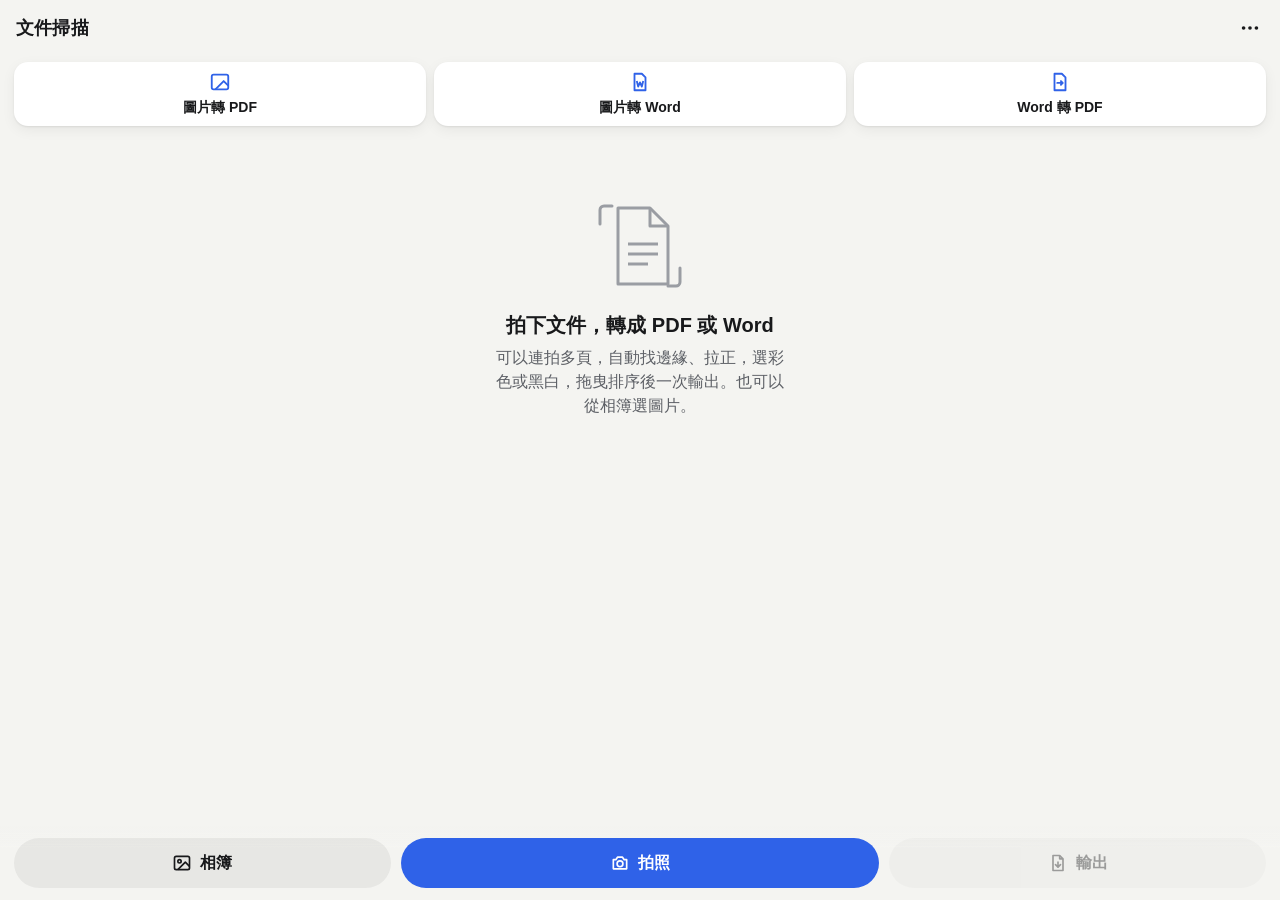
<file: scanner/index.html>
<!DOCTYPE html>
<html lang="zh-Hant">
<head>
<meta charset="utf-8">
<meta name="viewport" content="width=device-width, initial-scale=1, viewport-fit=cover">
<meta name="description" content="用手機鏡頭掃描文件，自動裁切、拉正，一次拍多張並排序，輸出彩色或黑白 PDF。">
<meta name="theme-color" content="#f4f4f1" media="(prefers-color-scheme: light)">
<meta name="theme-color" content="#121314" media="(prefers-color-scheme: dark)">
<link rel="manifest" href="manifest.json">
<link rel="apple-touch-icon" href="apple-touch-icon.png">
<meta name="apple-mobile-web-app-capable" content="yes">
<meta name="mobile-web-app-capable" content="yes">
<meta name="apple-mobile-web-app-title" content="文件掃描">
<meta name="apple-mobile-web-app-status-bar-style" content="default">
<title>文件掃描</title>
<style>
:root{
  /* 設計：像一疊紙。暖白底、墨色字、一個藍色只用在「下一步」上。 */
  --bg:#f4f4f1; --card:#fff; --ink:#18191b; --ink2:#5d6066; --ink3:#9a9da3;
  --line:rgba(0,0,0,.09); --fill:rgba(0,0,0,.055); --stage:#e4e4e0;
  --accent:#2f62e8; --accent-ink:#fff; --bad:#d6402f;
  --shadow:0 1px 2px rgba(0,0,0,.08),0 4px 14px rgba(0,0,0,.06);
  --font:-apple-system,BlinkMacSystemFont,"SF Pro Text","PingFang TC","Noto Sans TC","Microsoft JhengHei",sans-serif;
  --ease:cubic-bezier(.2,.8,.2,1);
  color-scheme:light dark;
}
@media (prefers-color-scheme:dark){
  :root{--bg:#121314;--card:#1d1e20;--ink:#f2f2f0;--ink2:#a6a8ad;--ink3:#6b6e74;--line:rgba(255,255,255,.1);--fill:rgba(255,255,255,.08);--stage:#08090a;--accent:#5b88ff;--shadow:0 1px 2px rgba(0,0,0,.5)}
}
*{box-sizing:border-box;-webkit-tap-highlight-color:transparent}
html,body{height:100%;margin:0;background:var(--bg);color:var(--ink);font-family:var(--font);overscroll-behavior:none}
body{font-size:16px;line-height:1.5;-webkit-font-smoothing:antialiased;touch-action:manipulation}
button{font:inherit;color:inherit;background:none;border:0;padding:0;cursor:pointer}
button:disabled{opacity:.4;cursor:default}
button:focus-visible,input:focus-visible,label:focus-visible{outline:2px solid var(--accent);outline-offset:2px}
svg{display:block}
[hidden]{display:none!important}
.screen{position:fixed;inset:0;display:none;flex-direction:column;background:var(--bg);
  padding:env(safe-area-inset-top) env(safe-area-inset-right) env(safe-area-inset-bottom) env(safe-area-inset-left)}
.screen.on{display:flex}
.bar{display:flex;align-items:center;gap:4px;padding:6px 8px;min-height:56px;flex:none}
.bar h1{font-size:18px;margin:0 0 0 8px;font-weight:700;flex:1;letter-spacing:.01em;white-space:nowrap;overflow:hidden;text-overflow:ellipsis}
.bar h1.c{text-align:center;margin:0}
.ib{width:44px;height:44px;border-radius:50%;display:grid;place-items:center;flex:none;transition:background .15s}
.ib:active{background:var(--fill)}
.ib svg{width:22px;height:22px}
.btn{height:50px;padding:0 20px;border-radius:25px;background:var(--fill);font-weight:600;font-size:16px;display:inline-flex;align-items:center;justify-content:center;gap:8px;transition:transform .15s var(--ease);white-space:nowrap}
.btn:active:not(:disabled){transform:scale(.97)}
.btn.pri{background:var(--accent);color:var(--accent-ink)}
.btn svg{width:20px;height:20px}
.muted{color:var(--ink2)} .small{font-size:13px}

/* ---------- 首頁：頁面清單 ---------- */
#home main{flex:1;overflow-y:auto;padding:4px 14px 120px;-webkit-overflow-scrolling:touch}
.hint{font-size:13px;color:var(--ink2);margin:0 2px 10px}
.grid{display:grid;grid-template-columns:repeat(auto-fill,minmax(140px,1fr));gap:14px}
.card{position:relative;aspect-ratio:3/4;border-radius:10px;background:var(--card);box-shadow:var(--shadow);overflow:hidden;
  -webkit-touch-callout:none;-webkit-user-select:none;user-select:none;cursor:pointer;transition:transform .18s var(--ease),opacity .18s}
.card img{position:absolute;inset:6px;width:calc(100% - 12px);height:calc(100% - 12px);object-fit:contain;pointer-events:none}
.card .no{position:absolute;left:6px;bottom:6px;min-width:26px;height:26px;padding:0 7px;border-radius:13px;background:rgba(20,20,22,.78);color:#fff;font-size:13px;font-weight:700;display:grid;place-items:center;font-variant-numeric:tabular-nums}
.card .tag{position:absolute;right:6px;bottom:6px;height:22px;padding:0 8px;border-radius:11px;background:rgba(255,255,255,.88);color:#333;font-size:11px;font-weight:600;display:grid;place-items:center}
.card.ph{opacity:.25}
.card.loading::after{content:"";position:absolute;inset:0;margin:auto;width:22px;height:22px;border-radius:50%;border:2.5px solid var(--line);border-top-color:var(--ink2);animation:spin .8s linear infinite}
.ghost{position:fixed;z-index:50;pointer-events:none;transform:scale(1.06) rotate(-2deg);box-shadow:0 12px 30px rgba(0,0,0,.28);opacity:.95}
@keyframes spin{to{transform:rotate(360deg)}}
.empty{display:flex;flex-direction:column;align-items:center;text-align:center;padding:56px 24px 0;gap:6px}
.empty svg{width:96px;height:96px;color:var(--ink3);margin-bottom:10px}
.empty h2{margin:0;font-size:20px}
.empty p{margin:0;color:var(--ink2);max-width:300px}
.dock{position:fixed;left:0;right:0;bottom:0;padding:12px 14px calc(12px + env(safe-area-inset-bottom));display:flex;gap:10px;align-items:center;
  background:linear-gradient(to top,var(--bg) 70%,transparent)}
.dock .btn{flex:1}
.dock .shoot{flex:1.3}

.quick{display:grid;grid-template-columns:repeat(3,1fr);gap:8px;margin:2px 0 16px}
.quick button{display:flex;flex-direction:column;align-items:center;justify-content:center;gap:4px;height:64px;padding:0 4px;border-radius:14px;background:var(--card);box-shadow:var(--shadow);font-size:14px;font-weight:600;white-space:nowrap}
.quick svg{width:22px;height:22px;color:var(--accent)}

/* ---------- Word 轉 PDF ---------- */
#word main{flex:1;overflow:auto;background:var(--stage);position:relative}
#wordHost{width:max-content;min-width:100%}
#wordHost .docx-wrapper{background:transparent!important;padding:16px!important}
#wordHost section.docx{box-shadow:0 2px 12px rgba(0,0,0,.25)!important;margin-bottom:16px!important}
.wpick{display:flex;flex-direction:column;align-items:center;text-align:center;gap:10px;padding:60px 24px;color:var(--ink2)}
.wpick svg{width:80px;height:80px;color:var(--ink3)}
.wpick h2{margin:0;color:var(--ink);font-size:20px}
.wpick p{margin:0;max-width:300px}
#word .panel{flex-direction:row}
#word .panel .btn{flex:1;padding:0 12px}
@media print{
  @page{margin:0}
  body>*:not(#word){display:none!important}
  #word{position:static!important;display:block!important;padding:0!important}
  #word>*:not(main){display:none!important}
  #word main{overflow:visible;background:none}
  #wordHost{zoom:1!important}
  #wordHost .docx-wrapper{padding:0!important}
  #wordHost section.docx{box-shadow:none!important;margin:0!important;break-after:page}
}

/* ---------- 相機 ---------- */
#cam{background:#000;color:#fff}
#cam .view{position:relative;flex:1;overflow:hidden}
#cam video,#cam #ov{position:absolute;inset:0;width:100%;height:100%}
#cam video{object-fit:cover}
#flash{position:absolute;inset:0;background:#fff;opacity:0;pointer-events:none;transition:opacity .25s}
#flash.on{opacity:.7;transition:none}
#cam .ctop{position:absolute;top:0;left:0;right:0;display:flex;justify-content:space-between;padding:8px;z-index:2}
#cam .ctop .ib{background:rgba(0,0,0,.45);color:#fff}
#cam .ctop .ib.act{background:#fff;color:#000}
#cam .status{position:absolute;left:50%;top:14px;transform:translateX(-50%);background:rgba(0,0,0,.5);padding:6px 14px;border-radius:16px;font-size:14px;white-space:nowrap;z-index:2}
#cam .cbot{flex:none;display:grid;grid-template-columns:1fr auto 1fr;align-items:center;padding:18px 20px 22px;background:#000}
.shutter{width:76px;height:76px;border-radius:50%;border:4px solid #fff;display:grid;place-items:center}
.shutter::after{content:"";width:62px;height:62px;border-radius:50%;background:#fff;transition:transform .12s}
.shutter:active::after{transform:scale(.88)}
.lastshot{justify-self:start;position:relative;width:52px;height:52px;border-radius:8px;background:#222 center/cover no-repeat;border:2px solid rgba(255,255,255,.7)}
.lastshot b{position:absolute;right:-8px;top:-8px;min-width:22px;height:22px;padding:0 6px;border-radius:11px;background:var(--accent);font-size:12px;display:grid;place-items:center}
.done{justify-self:end;height:44px;padding:0 18px;border-radius:22px;background:#fff;color:#000;font-weight:700}
.camerr{position:absolute;inset:0;display:flex;flex-direction:column;align-items:center;justify-content:center;gap:14px;padding:30px;text-align:center}
.camerr .btn{background:#fff;color:#000}

/* ---------- 編輯 ---------- */
#edit .stage{position:relative;flex:1;background:var(--stage);overflow:hidden;display:flex;align-items:center;justify-content:center;touch-action:none}
#edit .stage>canvas{max-width:calc(100% - 28px);max-height:calc(100% - 28px);box-shadow:0 2px 12px rgba(0,0,0,.25);background:#fff}
.navb{position:absolute;top:50%;transform:translateY(-50%);width:40px;height:64px;display:grid;place-items:center;color:var(--ink2);z-index:2}
.navb svg{width:26px;height:26px}
.navb.l{left:0}.navb.r{right:0}
.spin{position:absolute;inset:0;margin:auto;width:30px;height:30px;border-radius:50%;border:3px solid rgba(128,128,128,.3);border-top-color:var(--ink2);animation:spin .8s linear infinite;z-index:3}
#crop{position:absolute;inset:0;display:flex;align-items:center;justify-content:center;background:var(--stage);touch-action:none}
#crop .wrap{position:relative}
#crop canvas{display:block}
#crop svg{position:absolute;inset:0;overflow:visible}
#crop polygon{fill:rgba(47,98,232,.14);stroke:var(--accent);stroke-width:2}
#crop .h{fill:#fff;stroke:var(--accent);stroke-width:3}
#crop .hit{fill:transparent;cursor:grab}
#loupe{position:fixed;width:120px;height:120px;border-radius:50%;border:3px solid #fff;box-shadow:0 4px 16px rgba(0,0,0,.35);pointer-events:none;z-index:60;background:#000}
.panel{flex:none;padding:10px 12px calc(10px + env(safe-area-inset-bottom));display:flex;flex-direction:column;gap:10px}
.seg{display:flex;background:var(--fill);border-radius:12px;padding:3px;gap:2px}
.seg button{flex:1;height:38px;border-radius:9px;font-size:15px;font-weight:500;color:var(--ink2)}
.seg button.act{background:var(--card);color:var(--ink);font-weight:700;box-shadow:var(--shadow)}
.slider{display:flex;align-items:center;gap:10px;font-size:13px;color:var(--ink2);padding:0 4px}
.slider input{flex:1;accent-color:var(--accent)}
.tools{display:flex;justify-content:space-around}
.tool{display:flex;flex-direction:column;align-items:center;gap:2px;font-size:12px;color:var(--ink2);min-width:64px;padding:4px 0}
.tool svg{width:24px;height:24px;color:var(--ink)}
.tool:disabled svg{color:var(--ink3)}
.croptools{display:flex;gap:8px}
.croptools .btn{flex:1;height:46px;padding:0 10px;font-size:15px}

/* ---------- 底部面板 / 提示 ---------- */
.sheet-bg{position:fixed;inset:0;background:rgba(0,0,0,.4);z-index:40;display:none}
.sheet-bg.on{display:block}
.sheet{position:fixed;left:0;right:0;bottom:0;z-index:41;background:var(--bg);border-radius:18px 18px 0 0;padding:8px 18px calc(18px + env(safe-area-inset-bottom));
  transform:translateY(105%);transition:transform .28s var(--ease);max-height:92dvh;overflow-y:auto;max-width:560px;margin:0 auto}
.sheet.on{transform:none}
.sheet .grab{width:38px;height:5px;border-radius:3px;background:var(--line);margin:0 auto 10px}
.sheet h2{font-size:19px;margin:0 0 14px}
.field{margin-bottom:16px}
.field>label,.field>.lab{display:block;font-size:14px;font-weight:600;color:var(--ink2);margin-bottom:6px}
.field input[type=text]{width:100%;height:46px;border-radius:12px;border:1px solid var(--line);background:var(--card);color:var(--ink);font:inherit;padding:0 14px}
.field .note{font-size:13px;color:var(--ink2);margin-top:6px}
.sheet .btn{width:100%}
.sheet .row{display:flex;gap:10px}
.sheet .row .btn{flex:1}
.menu button{display:flex;align-items:center;gap:12px;width:100%;height:52px;font-size:16px;border-bottom:1px solid var(--line);text-align:left}
.menu button svg{width:22px;height:22px;color:var(--ink2)}
.menu button.bad{color:var(--bad)}
.menu button.bad svg{color:var(--bad)}
.result{display:flex;align-items:center;gap:12px;padding:14px;border-radius:14px;background:var(--card);margin-bottom:14px}
.result svg{width:34px;height:34px;color:var(--bad);flex:none}
.result b{display:block;word-break:break-all}
.prog{height:6px;border-radius:3px;background:var(--fill);overflow:hidden;margin:6px 0 10px}
.prog i{display:block;height:100%;width:0;background:var(--accent);transition:width .2s}
#toast{position:fixed;left:50%;bottom:calc(96px + env(safe-area-inset-bottom));transform:translate(-50%,20px);opacity:0;z-index:70;background:#222;color:#fff;
  padding:10px 16px;border-radius:22px;font-size:15px;display:flex;gap:14px;align-items:center;transition:opacity .2s,transform .2s;pointer-events:none;max-width:calc(100% - 32px)}
#toast.on{opacity:1;transform:translate(-50%,0);pointer-events:auto}
#toast button{color:#8fb0ff;font-weight:700}
.ver{font-size:12px;color:var(--ink3);text-align:center;margin-top:12px}
</style>
</head>
<body>

<!-- 首頁 -->
<section class="screen on" id="home">
  <div class="bar">
    <h1>文件掃描</h1>
    <button class="ib" id="menuBtn" aria-label="更多選項"><svg viewBox="0 0 24 24" fill="currentColor"><circle cx="5" cy="12" r="2"/><circle cx="12" cy="12" r="2"/><circle cx="19" cy="12" r="2"/></svg></button>
  </div>
  <main>
    <div class="quick" role="toolbar" aria-label="快速轉檔">
      <button data-q="img2pdf"><svg viewBox="0 0 24 24" fill="none" stroke="currentColor" stroke-width="2" stroke-linejoin="round"><rect x="3" y="4" width="18" height="16" rx="2"/><path d="m21 16-5-5-9 9"/></svg>圖片轉 PDF</button>
      <button data-q="img2word"><svg viewBox="0 0 24 24" fill="none" stroke="currentColor" stroke-width="2" stroke-linejoin="round"><path d="M6 3h8l4 4v14H6z"/><path d="m8.5 11 1.5 6 2-4.5 2 4.5 1.5-6"/></svg>圖片轉 Word</button>
      <button data-q="word2pdf"><svg viewBox="0 0 24 24" fill="none" stroke="currentColor" stroke-width="2" stroke-linejoin="round" stroke-linecap="round"><path d="M6 3h8l4 4v14H6z"/><path d="M9 13h6m-2-2 2 2-2 2"/></svg>Word 轉 PDF</button>
    </div>
    <p class="hint" id="hint" hidden>點一下編輯・長按拖曳可調整順序</p>
    <div class="grid" id="grid"></div>
    <div class="empty" id="empty">
      <svg viewBox="0 0 96 96" fill="none" stroke="currentColor" stroke-width="3" stroke-linejoin="round"><path d="M26 10h32l18 18v58H26z"/><path d="M58 10v18h18"/><path d="M36 46h30M36 56h30M36 66h20"/><path d="M8 26V12a4 4 0 0 1 4-4h8M88 70v14a4 4 0 0 1-4 4h-8" stroke-linecap="round"/></svg>
      <h2>拍下文件，轉成 PDF 或 Word</h2>
      <p>可以連拍多頁，自動找邊緣、拉正，選彩色或黑白，拖曳排序後一次輸出。也可以從相簿選圖片。</p>
    </div>
  </main>
  <div class="dock">
    <button class="btn" id="pickBtn"><svg viewBox="0 0 24 24" fill="none" stroke="currentColor" stroke-width="2" stroke-linejoin="round"><rect x="3" y="4" width="18" height="16" rx="2"/><circle cx="9" cy="10" r="2"/><path d="m21 16-5-5-9 9"/></svg>相簿</button>
    <button class="btn pri shoot" id="shootBtn"><svg viewBox="0 0 24 24" fill="none" stroke="currentColor" stroke-width="2" stroke-linejoin="round"><path d="M4 8h3l2-3h6l2 3h3v11H4z"/><circle cx="12" cy="13" r="3.5"/></svg>拍照</button>
    <button class="btn" id="exportBtn" disabled><svg viewBox="0 0 24 24" fill="none" stroke="currentColor" stroke-width="2" stroke-linejoin="round"><path d="M6 3h8l4 4v14H6z"/><path d="M14 3v4h4"/><path d="M12 11v6m-3-3 3 3 3-3" stroke-linecap="round"/></svg>輸出</button>
  </div>
  <input type="file" id="fileIn" accept="image/*" multiple hidden>
  <input type="file" id="sysCamIn" accept="image/*" capture="environment" hidden>
</section>

<!-- 相機 -->
<section class="screen" id="cam">
  <div class="view">
    <video id="video" playsinline muted autoplay></video>
    <canvas id="ov"></canvas>
    <div id="flash"></div>
    <div class="ctop">
      <button class="ib" id="camClose" aria-label="關閉相機"><svg viewBox="0 0 24 24" fill="none" stroke="currentColor" stroke-width="2.4" stroke-linecap="round"><path d="M6 6l12 12M18 6 6 18"/></svg></button>
      <button class="ib" id="torchBtn" aria-label="手電筒" hidden><svg viewBox="0 0 24 24" fill="none" stroke="currentColor" stroke-width="2" stroke-linejoin="round"><path d="M13 2 4 14h7l-1 8 9-12h-7z"/></svg></button>
    </div>
    <div class="status" id="camStatus">對準文件，看到藍框就可以拍</div>
    <div class="camerr" id="camErr" hidden>
      <p id="camErrMsg">無法開啟相機</p>
      <button class="btn" id="camSys">改用手機內建相機</button>
    </div>
  </div>
  <div class="cbot">
    <button class="lastshot" id="lastShot" aria-label="完成並查看頁面"><b id="shotCount">0</b></button>
    <button class="shutter" id="shutter" aria-label="拍照"></button>
    <button class="done" id="camDone">完成</button>
  </div>
</section>

<!-- 編輯單頁 -->
<section class="screen" id="edit">
  <div class="bar">
    <button class="ib" id="edBack" aria-label="返回"><svg viewBox="0 0 24 24" fill="none" stroke="currentColor" stroke-width="2.4" stroke-linecap="round" stroke-linejoin="round"><path d="m15 5-7 7 7 7"/></svg></button>
    <h1 class="c" id="edTitle">第 1 頁</h1>
    <button class="ib" id="edDel" aria-label="刪除這一頁"><svg viewBox="0 0 24 24" fill="none" stroke="currentColor" stroke-width="2" stroke-linecap="round" stroke-linejoin="round"><path d="M4 7h16M10 11v6M14 11v6M6 7l1 13h10l1-13M9 7V4h6v3"/></svg></button>
  </div>
  <div class="stage" id="stage">
    <button class="navb l" id="edPrev" aria-label="上一頁"><svg viewBox="0 0 24 24" fill="none" stroke="currentColor" stroke-width="2.4" stroke-linecap="round"><path d="m15 5-7 7 7 7"/></svg></button>
    <button class="navb r" id="edNext" aria-label="下一頁"><svg viewBox="0 0 24 24" fill="none" stroke="currentColor" stroke-width="2.4" stroke-linecap="round"><path d="m9 5 7 7-7 7"/></svg></button>
    <div class="spin" id="edSpin" hidden></div>
    <div id="crop" hidden><div class="wrap"><canvas id="cropCv"></canvas><svg id="cropSvg"></svg></div></div>
  </div>
  <div class="panel" id="viewPanel">
    <div class="seg" id="filterSeg">
      <button data-f="original">原圖</button><button data-f="color">彩色</button><button data-f="gray">灰階</button><button data-f="bw">黑白</button>
    </div>
    <div class="slider" id="thrRow" hidden><span>淡</span><input type="range" id="thr" min="0" max="100" step="1" aria-label="黑白濃淡"><span>濃</span></div>
    <div class="tools">
      <button class="tool" id="tCrop"><svg viewBox="0 0 24 24" fill="none" stroke="currentColor" stroke-width="2" stroke-linecap="round"><path d="M6 2v16h16M2 6h16v16"/></svg>裁切</button>
      <button class="tool" id="tRot"><svg viewBox="0 0 24 24" fill="none" stroke="currentColor" stroke-width="2" stroke-linecap="round" stroke-linejoin="round"><path d="M20 11a8 8 0 1 0-2.3 5.7"/><path d="M20 4v7h-7"/></svg>旋轉</button>
      <button class="tool" id="tUp"><svg viewBox="0 0 24 24" fill="none" stroke="currentColor" stroke-width="2" stroke-linecap="round" stroke-linejoin="round"><path d="M12 19V5m-6 6 6-6 6 6"/></svg>往前移</button>
      <button class="tool" id="tDown"><svg viewBox="0 0 24 24" fill="none" stroke="currentColor" stroke-width="2" stroke-linecap="round" stroke-linejoin="round"><path d="M12 5v14m-6-6 6 6 6-6"/></svg>往後移</button>
    </div>
  </div>
  <div class="panel" id="cropPanel" hidden>
    <p class="small muted" style="margin:0;text-align:center">拖曳四個角對齊文件邊緣</p>
    <div class="croptools">
      <button class="btn" id="cAuto">自動偵測</button>
      <button class="btn" id="cFull">整張</button>
    </div>
    <div class="croptools">
      <button class="btn" id="cCancel">取消</button>
      <button class="btn pri" id="cApply">套用</button>
    </div>
  </div>
</section>

<!-- Word 轉 PDF -->
<section class="screen" id="word">
  <div class="bar">
    <button class="ib" id="wBack" aria-label="返回"><svg viewBox="0 0 24 24" fill="none" stroke="currentColor" stroke-width="2.4" stroke-linecap="round" stroke-linejoin="round"><path d="m15 5-7 7 7 7"/></svg></button>
    <h1 class="c" id="wTitle">Word 轉 PDF</h1>
    <button class="ib" id="wOpen" aria-label="選其他檔案"><svg viewBox="0 0 24 24" fill="none" stroke="currentColor" stroke-width="2" stroke-linejoin="round"><path d="M3 6h6l2 2h10v11H3z"/></svg></button>
  </div>
  <main>
    <div class="wpick" id="wPick">
      <svg viewBox="0 0 96 96" fill="none" stroke="currentColor" stroke-width="3" stroke-linejoin="round"><path d="M22 8h36l18 18v62H22z"/><path d="M58 8v18h18"/><path d="m34 44 6 26 8-18 8 18 6-26" stroke-linecap="round"/></svg>
      <h2>選一個 Word 檔</h2>
      <p>支援 .docx。轉換在手機上完成，檔案不會上傳。</p>
      <button class="btn pri" id="wPickBtn">選擇 Word 檔</button>
    </div>
    <div id="wordHost"></div>
    <div class="spin" id="wSpin" hidden></div>
  </main>
  <div class="panel" id="wPanel" hidden>
    <button class="btn" id="wPrint">列印 / 另存</button>
    <button class="btn pri" id="wGo">產生 PDF</button>
  </div>
  <input type="file" id="wFile" accept=".docx,application/vnd.openxmlformats-officedocument.wordprocessingml.document" hidden>
</section>

<canvas id="loupe" width="240" height="240" hidden></canvas>

<!-- 底部面板 -->
<div class="sheet-bg" id="sheetBg"></div>
<div class="sheet" id="exportSheet" role="dialog" aria-labelledby="exTitle">
  <div class="grab"></div>
  <div id="exForm">
    <h2 id="exTitle">輸出</h2>
    <div class="field">
      <div class="seg" id="exFmt">
        <button data-v="pdf">PDF</button><button data-v="word">Word</button>
      </div>
    </div>
    <div class="field" id="exWordF">
      <div class="lab">Word 內容</div>
      <div class="seg" id="exWord">
        <button data-v="text">可編輯文字</button><button data-v="image">原樣圖片</button>
      </div>
      <div class="note" id="exWordNote"></div>
    </div>
    <div class="field">
      <label for="exName">檔名</label>
      <input type="text" id="exName" autocomplete="off">
    </div>
    <div class="field" id="exColorF">
      <div class="lab">色彩</div>
      <div class="seg" id="exColor">
        <button data-v="page">依各頁</button><button data-v="color">彩色</button><button data-v="gray">灰階</button><button data-v="bw">黑白</button>
      </div>
      <div class="note" id="exColorNote"></div>
    </div>
    <div class="field" id="exPaperF">
      <div class="lab">紙張</div>
      <div class="seg" id="exPaper">
        <button data-v="a4">A4</button><button data-v="letter">Letter</button><button data-v="fit">照原比例</button>
      </div>
    </div>
    <div class="field" id="exQualF">
      <div class="lab">畫質</div>
      <div class="seg" id="exQual">
        <button data-v="s">標準（檔案小）</button><button data-v="h">高畫質</button>
      </div>
    </div>
    <button class="btn pri" id="exGo">產生 PDF</button>
    <p class="note small muted" id="exGoNote" style="text-align:center;margin:8px 0 0" hidden></p>
  </div>
  <div id="exBusy" hidden>
    <h2 id="exBusyT">正在產生 PDF…</h2>
    <div class="prog"><i id="exBar"></i></div>
    <p class="muted small" id="exStep"></p>
  </div>
  <div id="exDone" hidden>
    <h2>完成了</h2>
    <div class="result">
      <svg viewBox="0 0 24 24" fill="none" stroke="currentColor" stroke-width="1.8" stroke-linejoin="round"><path d="M6 2h9l5 5v15H6z"/><path d="M15 2v5h5"/><text id="exIcon" x="12.5" y="18" text-anchor="middle" font-size="5.5" font-weight="700" fill="currentColor" stroke="none" font-family="sans-serif">PDF</text></svg>
      <div><b id="exFile"></b><span class="muted small" id="exInfo"></span></div>
    </div>
    <div class="row" style="margin-bottom:10px">
      <button class="btn" id="exView">預覽</button>
      <button class="btn" id="exDl">下載</button>
    </div>
    <button class="btn pri" id="exShare">分享 / 存到檔案</button>
  </div>
</div>
<div class="sheet menu" id="menuSheet" role="dialog" aria-label="更多選項">
  <div class="grab"></div>
  <button data-act="word2pdf" data-always><svg viewBox="0 0 24 24" fill="none" stroke="currentColor" stroke-width="2" stroke-linejoin="round" stroke-linecap="round"><path d="M6 3h8l4 4v14H6z"/><path d="M9 13h6m-2-2 2 2-2 2"/></svg>Word 轉 PDF</button>
  <button data-act="all-color"><svg viewBox="0 0 24 24" fill="none" stroke="currentColor" stroke-width="2"><circle cx="12" cy="12" r="8"/><path d="M12 4a8 8 0 0 1 0 16z" fill="currentColor"/></svg>全部頁面改成彩色</button>
  <button data-act="all-bw"><svg viewBox="0 0 24 24" fill="none" stroke="currentColor" stroke-width="2"><rect x="4" y="4" width="16" height="16" rx="2"/><path d="M4 4h8v16H4z" fill="currentColor"/></svg>全部頁面改成黑白</button>
  <button data-act="reverse"><svg viewBox="0 0 24 24" fill="none" stroke="currentColor" stroke-width="2" stroke-linecap="round" stroke-linejoin="round"><path d="M7 4v16m-3-3 3 3 3-3M17 20V4m-3 3 3-3 3 3"/></svg>反轉頁面順序</button>
  <button data-act="clear" class="bad"><svg viewBox="0 0 24 24" fill="none" stroke="currentColor" stroke-width="2" stroke-linecap="round" stroke-linejoin="round"><path d="M4 7h16M10 11v6M14 11v6M6 7l1 13h10l1-13M9 7V4h6v3"/></svg>刪除全部頁面</button>
  <p class="ver" id="ver"></p>
</div>
<div id="toast" role="status"><span id="toastMsg"></span><button id="toastAct" hidden></button></div>

<script>
(() => {
"use strict";
const VERSION = "1.1.0";
const $ = id => document.getElementById(id);
const FULL = [0, 0, 1, 0, 1, 1, 0, 1];
const FILTER_NAME = { original: "原圖", color: "彩色", gray: "灰階", bw: "黑白" };
const prefs = Object.assign({ filter: "color", exColor: "page", exPaper: "a4", exQual: "s", exFmt: "pdf", exWord: "text" },
  JSON.parse(localStorage.getItem("scanPrefs") || "{}"));
const savePrefs = () => localStorage.setItem("scanPrefs", JSON.stringify(prefs));
$("ver").textContent = "版本 " + VERSION;

/* ================= 儲存（IndexedDB）：重新整理也不會掉頁 ================= */
const DB = (() => {
  let dbp;
  const open = () => dbp || (dbp = new Promise((res, rej) => {
    const r = indexedDB.open("doc-scanner", 1);
    r.onupgradeneeded = () => { r.result.createObjectStore("pages", { keyPath: "id" }); r.result.createObjectStore("meta"); };
    r.onsuccess = () => res(r.result); r.onerror = () => rej(r.error);
  }));
  const tx = async (store, mode, fn) => {
    const db = await open();
    return new Promise((res, rej) => {
      const t = db.transaction(store, mode), out = fn(t.objectStore(store));
      t.oncomplete = () => res(out instanceof IDBRequest ? out.result : out);
      t.onerror = t.onabort = () => rej(t.error);
    });
  };
  return {
    put: p => tx("pages", "readwrite", s => s.put(p)),
    del: id => tx("pages", "readwrite", s => s.delete(id)),
    clear: () => tx("pages", "readwrite", s => s.clear()),
    all: () => tx("pages", "readonly", s => s.getAll()),
    get: k => tx("meta", "readonly", s => s.get(k)),
    set: (k, v) => tx("meta", "readwrite", s => s.put(v, k)),
  };
})();

let pages = [];   // {id, blob, w, h, corners, rot, filter, thr, thumb(blob), url}
const record = p => ({ id: p.id, blob: p.blob, w: p.w, h: p.h, corners: p.corners, rot: p.rot, filter: p.filter, thr: p.thr, thumb: p.thumb });
const save = p => DB.put(record(p)).catch(() => toast("儲存空間不足，頁面可能無法保留"));
const saveOrder = () => DB.set("order", pages.map(p => p.id)).catch(() => {});
const uid = () => Date.now().toString(36) + Math.random().toString(36).slice(2, 8);

/* ================= 影像工具 ================= */
function mkCanvas(w, h) { const c = document.createElement("canvas"); c.width = w; c.height = h; return c; }
const ctxOf = c => c.getContext("2d", { willReadFrequently: true });
function loadImg(blob) {
  return new Promise((res, rej) => {
    const u = URL.createObjectURL(blob), im = new Image();
    im.onload = () => { URL.revokeObjectURL(u); res(im); };
    im.onerror = () => { URL.revokeObjectURL(u); rej(new Error("無法讀取圖片")); };
    im.src = u;
  });
}
const dims = s => [s.naturalWidth || s.videoWidth || s.width, s.naturalHeight || s.videoHeight || s.height];
function scaledCanvas(src, maxSide) {
  const [sw, sh] = dims(src), k = Math.min(1, maxSide / Math.max(sw, sh));
  const c = mkCanvas(Math.max(1, Math.round(sw * k)), Math.max(1, Math.round(sh * k)));
  const x = ctxOf(c); x.imageSmoothingQuality = "high"; x.drawImage(src, 0, 0, c.width, c.height);
  return c;
}
const toBlob = (c, type, q) => new Promise((res, rej) => c.toBlob(b => b ? res(b) : rej(new Error("encode")), type, q));
const tick = () => new Promise(r => setTimeout(r, 0));

/* ---------- 自動找文件四個角 ---------- */
function boxBlur(src, w, h) {
  const tmp = new Float32Array(w * h), out = new Float32Array(w * h);
  for (let y = 0; y < h; y++) for (let x = 0; x < w; x++) {
    const i = y * w + x, l = x > 0 ? i - 1 : i, r = x < w - 1 ? i + 1 : i;
    tmp[i] = (src[l] + src[i] + src[r]) / 3;
  }
  for (let y = 0; y < h; y++) for (let x = 0; x < w; x++) {
    const i = y * w + x, u = y > 0 ? i - w : i, d = y < h - 1 ? i + w : i;
    out[i] = (tmp[u] + tmp[i] + tmp[d]) / 3;
  }
  return out;
}
function convexHull(pts) {
  pts.sort((a, b) => a[0] - b[0] || a[1] - b[1]);
  const cr = (o, a, b) => (a[0] - o[0]) * (b[1] - o[1]) - (a[1] - o[1]) * (b[0] - o[0]);
  const lo = [], up = [];
  for (const p of pts) { while (lo.length >= 2 && cr(lo[lo.length - 2], lo[lo.length - 1], p) <= 0) lo.pop(); lo.push(p); }
  for (let i = pts.length - 1; i >= 0; i--) { const p = pts[i]; while (up.length >= 2 && cr(up[up.length - 2], up[up.length - 1], p) <= 0) up.pop(); up.push(p); }
  lo.pop(); up.pop(); return lo.concat(up);
}
const polyArea = P => { let s = 0; for (let i = 0; i < P.length; i++) { const a = P[i], b = P[(i + 1) % P.length]; s += a[0] * b[1] - b[0] * a[1]; } return s / 2; };
const triArea = (a, b, c) => Math.abs((b[0] - a[0]) * (c[1] - a[1]) - (b[1] - a[1]) * (c[0] - a[0])) / 2;

function detectQuad(img) {
  const { width: w, height: h, data: d } = img, N = w * h;
  const g0 = new Float32Array(N);
  for (let i = 0, j = 0; i < N; i++, j += 4) g0[i] = 0.299 * d[j] + 0.587 * d[j + 1] + 0.114 * d[j + 2];
  const g = boxBlur(boxBlur(g0, w, h), w, h);
  // Otsu 門檻：把「紙」和「背景」分開
  const hist = new Float64Array(256); let sum = 0;
  for (let i = 0; i < N; i++) { const v = g[i] | 0; hist[v]++; sum += v; }
  let wB = 0, sB = 0, best = 0, t = 128, m0 = 0, m1 = 0;
  for (let v = 0; v < 256; v++) {
    wB += hist[v]; if (!wB) continue; const wF = N - wB; if (!wF) break;
    sB += v * hist[v]; const mB = sB / wB, mF = (sum - sB) / wF, bc = wB * wF * (mB - mF) ** 2;
    if (bc > best) { best = bc; t = v; m0 = mB; m1 = mF; }
  }
  if (m1 - m0 < 28) return null;   // 紙和背景太像，找不到
  const bin = new Uint8Array(N);
  for (let y = 2; y < h - 2; y++) for (let x = 2; x < w - 2; x++) { const i = y * w + x; bin[i] = g[i] > t ? 1 : 0; }
  // 侵蝕一次，切斷細的連接
  const er = new Uint8Array(N);
  for (let y = 2; y < h - 2; y++) for (let x = 2; x < w - 2; x++) {
    const i = y * w + x; er[i] = bin[i] & bin[i - 1] & bin[i + 1] & bin[i - w] & bin[i + w];
  }
  // 找最大的亮色區塊
  const lab = new Int32Array(N), stack = new Int32Array(N);
  let bestLab = 0, bestA = 0, L = 0, bestTouch = 0;
  for (let s = 0; s < N; s++) {
    if (!er[s] || lab[s]) continue;
    L++; let sp = 0, area = 0, tl = 0, tr = 0, tt = 0, tb = 0; stack[sp++] = s; lab[s] = L;
    while (sp) {
      const i = stack[--sp], x = i % w, y = (i / w) | 0; area++;
      if (x <= 3) tl++; if (x >= w - 4) tr++; if (y <= 3) tt++; if (y >= h - 4) tb++;
      if (er[i - 1] && !lab[i - 1]) { lab[i - 1] = L; stack[sp++] = i - 1; }
      if (er[i + 1] && !lab[i + 1]) { lab[i + 1] = L; stack[sp++] = i + 1; }
      if (er[i - w] && !lab[i - w]) { lab[i - w] = L; stack[sp++] = i - w; }
      if (er[i + w] && !lab[i + w]) { lab[i + w] = L; stack[sp++] = i + w; }
    }
    if (area > bestA) { bestA = area; bestLab = L; bestTouch = (tl > h * .5) + (tr > h * .5) + (tt > w * .5) + (tb > w * .5); }
  }
  if (!bestLab || bestA < N * 0.1 || bestTouch >= 3) return null;
  const pts = [];
  for (let y = 1; y < h - 1; y++) for (let x = 1; x < w - 1; x++) {
    const i = y * w + x;
    if (lab[i] === bestLab && (lab[i - 1] !== bestLab || lab[i + 1] !== bestLab || lab[i - w] !== bestLab || lab[i + w] !== bestLab)) pts.push([x, y]);
  }
  let H = convexHull(pts);
  if (H.length < 4) return null;
  const hullA = Math.abs(polyArea(H));
  while (H.length > 4) {
    let mi = 0, ma = Infinity;
    for (let i = 0; i < H.length; i++) {
      const a = triArea(H[(i - 1 + H.length) % H.length], H[i], H[(i + 1) % H.length]);
      if (a < ma) { ma = a; mi = i; }
    }
    H.splice(mi, 1);
  }
  const qa = Math.abs(polyArea(H));
  if (qa < N * 0.1 || qa / hullA < 0.88) return null;
  // 角度檢查：每個角 25°~155°
  for (let i = 0; i < 4; i++) {
    const a = H[(i + 3) % 4], b = H[i], c = H[(i + 1) % 4];
    const v1 = [a[0] - b[0], a[1] - b[1]], v2 = [c[0] - b[0], c[1] - b[1]];
    const cos = (v1[0] * v2[0] + v1[1] * v2[1]) / (Math.hypot(...v1) * Math.hypot(...v2));
    if (Math.abs(cos) > 0.9) return null;
  }
  if (polyArea(H) < 0) H.reverse();
  let k = 0; for (let i = 1; i < 4; i++) if (H[i][0] + H[i][1] < H[k][0] + H[k][1]) k = i;
  H = H.slice(k).concat(H.slice(0, k));
  // 往內縮一點，避免邊緣露出桌面
  const cx = (H[0][0] + H[1][0] + H[2][0] + H[3][0]) / 4, cy = (H[0][1] + H[1][1] + H[2][1] + H[3][1]) / 4;
  const out = [];
  for (const [x, y] of H) {
    const dx = x - cx, dy = y - cy, l = Math.hypot(dx, dy) || 1;
    out.push(Math.min(1, Math.max(0, (x + 0.5 - dx / l * 1.2) / w)), Math.min(1, Math.max(0, (y + 0.5 - dy / l * 1.2) / h)));
  }
  return out;
}
function detectOn(src) {
  const c = scaledCanvas(src, 360);
  return detectQuad(ctxOf(c).getImageData(0, 0, c.width, c.height));
}

/* ---------- 透視校正（把斜的紙拉正） ---------- */
function quadMap(q) {
  const [x0, y0, x1, y1, x2, y2, x3, y3] = q;
  const dx1 = x1 - x2, dx2 = x3 - x2, dx3 = x0 - x1 + x2 - x3, dy1 = y1 - y2, dy2 = y3 - y2, dy3 = y0 - y1 + y2 - y3;
  if (Math.abs(dx3) < 1e-9 && Math.abs(dy3) < 1e-9)
    return { a: x1 - x0, b: x2 - x1, c: x0, d: y1 - y0, e: y2 - y1, f: y0, g: 0, h: 0 };
  const den = dx1 * dy2 - dx2 * dy1, g = (dx3 * dy2 - dx2 * dy3) / den, h = (dx1 * dy3 - dx3 * dy1) / den;
  return { a: x1 - x0 + g * x1, b: x3 - x0 + h * x3, c: x0, d: y1 - y0 + g * y1, e: y3 - y0 + h * y3, f: y0, g, h };
}
function warp(src, q, W, H) {
  const m = quadMap(q), out = new ImageData(W, H), o = out.data, s = src.data, sw = src.width, sh = src.height;
  const mx = Math.max(0, sw - 1.001), my = Math.max(0, sh - 1.001), row = sw * 4, dx = sw > 1 ? 4 : 0, dy = sh > 1 ? row : 0;
  for (let y = 0, k = 0; y < H; y++) {
    const v = (y + 0.5) / H;
    for (let x = 0; x < W; x++, k += 4) {
      const u = (x + 0.5) / W, z = m.g * u + m.h * v + 1;
      let fx = (m.a * u + m.b * v + m.c) / z - 0.5, fy = (m.d * u + m.e * v + m.f) / z - 0.5;
      fx = fx < 0 ? 0 : fx > mx ? mx : fx; fy = fy < 0 ? 0 : fy > my ? my : fy;
      const ix = fx | 0, iy = fy | 0, ax = fx - ix, ay = fy - iy, p = iy * row + ix * 4, p2 = p + dy;
      for (let c = 0; c < 3; c++) {
        const t = s[p + c] + (s[p + dx + c] - s[p + c]) * ax, b = s[p2 + c] + (s[p2 + dx + c] - s[p2 + c]) * ax;
        o[k + c] = t + (b - t) * ay;
      }
      o[k + 3] = 255;
    }
  }
  return out;
}

/* ---------- 去陰影、提亮紙張、彩色 / 灰階 / 黑白 ---------- */
function paperBackground(img) {
  const { width: w, height: h, data: d } = img;
  const B = Math.max(8, Math.round(Math.max(w, h) / 40)), gw = Math.ceil(w / B), gh = Math.ceil(h / B), G = gw * gh;
  const sumL = new Float32Array(G), cnt = new Float32Array(G);
  const st = Math.max(1, Math.round(B / 12));
  for (let y = 0; y < h; y += st) { const gy = (y / B) | 0; for (let x = 0; x < w; x += st) { const p = (y * w + x) * 4, gi = gy * gw + ((x / B) | 0); sumL[gi] += d[p] + d[p + 1] + d[p + 2]; cnt[gi]++; } }
  // 每格只取「比平均亮」的像素 = 紙的顏色（避開文字）
  const acc = new Float32Array(G * 3), n2 = new Float32Array(G);
  for (let y = 0; y < h; y += st) { const gy = (y / B) | 0; for (let x = 0; x < w; x += st) {
    const p = (y * w + x) * 4, gi = gy * gw + ((x / B) | 0);
    if (d[p] + d[p + 1] + d[p + 2] >= sumL[gi] / cnt[gi]) { acc[gi * 3] += d[p]; acc[gi * 3 + 1] += d[p + 1]; acc[gi * 3 + 2] += d[p + 2]; n2[gi]++; }
  } }
  let bg = new Float32Array(G * 3);
  for (let i = 0; i < G; i++) for (let c = 0; c < 3; c++) bg[i * 3 + c] = n2[i] ? acc[i * 3 + c] / n2[i] : 255;
  // 擴張（取鄰近最亮）再模糊，讓文字密集的區塊也估得到紙色
  const dil = new Float32Array(G * 3);
  for (let y = 0; y < gh; y++) for (let x = 0; x < gw; x++) for (let c = 0; c < 3; c++) {
    let m = 0; for (let j = -1; j <= 1; j++) for (let i = -1; i <= 1; i++) { const yy = y + j, xx = x + i; if (yy >= 0 && yy < gh && xx >= 0 && xx < gw) m = Math.max(m, bg[(yy * gw + xx) * 3 + c]); }
    dil[(y * gw + x) * 3 + c] = m;
  }
  for (let y = 0; y < gh; y++) for (let x = 0; x < gw; x++) for (let c = 0; c < 3; c++) {
    let s = 0, n = 0; for (let j = -1; j <= 1; j++) for (let i = -1; i <= 1; i++) { const yy = y + j, xx = x + i; if (yy >= 0 && yy < gh && xx >= 0 && xx < gw) { s += dil[(yy * gw + xx) * 3 + c]; n++; } }
    bg[(y * gw + x) * 3 + c] = s / n;
  }
  // 大面積深色（照片、色塊）不要被當成紙硬拉白
  for (let c = 0; c < 3; c++) {
    const vals = []; for (let i = 0; i < G; i++) vals.push(bg[i * 3 + c]); vals.sort((a, b) => a - b);
    const floor = Math.max(40, vals[Math.floor(G * 0.8)] * 0.55);
    for (let i = 0; i < G; i++) if (bg[i * 3 + c] < floor) bg[i * 3 + c] = floor;
  }
  return { bg, gw, gh, B };
}
function normalize(img) {
  // 回傳每像素除以紙色後的 RGB（0~255 以上）
  const { width: w, height: h, data: d } = img, { bg, gw, gh, B } = paperBackground(img);
  const out = new Float32Array(w * h * 3), rowBg = new Float32Array(gw * 3);
  const xi = new Int32Array(w), xf = new Float32Array(w);
  for (let x = 0; x < w; x++) { let gx = (x + 0.5) / B - 0.5; gx = Math.max(0, Math.min(gw - 1, gx)); xi[x] = Math.min(gw - 2, gx | 0); xf[x] = gx - xi[x]; if (gw === 1) { xi[x] = 0; xf[x] = 0; } }
  for (let y = 0; y < h; y++) {
    let gy = (y + 0.5) / B - 0.5; gy = Math.max(0, Math.min(gh - 1, gy));
    let y0 = Math.min(gh - 2, gy | 0); if (gh === 1) y0 = 0; const fy = gh === 1 ? 0 : gy - y0, y1 = gh === 1 ? 0 : y0 + 1;
    for (let i = 0; i < gw * 3; i++) rowBg[i] = bg[y0 * gw * 3 + i] * (1 - fy) + bg[y1 * gw * 3 + i] * fy;
    for (let x = 0; x < w; x++) {
      const a = xi[x] * 3, b = gw === 1 ? a : a + 3, f = xf[x], p = (y * w + x) * 4, q = (y * w + x) * 3;
      for (let c = 0; c < 3; c++) out[q + c] = d[p + c] * 255 / (rowBg[a + c] * (1 - f) + rowBg[b + c] * f);
    }
  }
  return out;
}
function applyFilter(img, mode, thr) {
  if (mode === "original") return;
  const { width: w, height: h, data: d } = img, N = w * h, n = normalize(img);
  if (mode === "color") {
    const lo = 22, k = 255 / (238 - lo);
    for (let i = 0; i < N; i++) {
      const q = i * 3, p = i * 4;
      let r = (n[q] - lo) * k, g = (n[q + 1] - lo) * k, b = (n[q + 2] - lo) * k;
      const Y = 0.299 * r + 0.587 * g + 0.114 * b;
      d[p] = Y + (r - Y) * 1.18; d[p + 1] = Y + (g - Y) * 1.18; d[p + 2] = Y + (b - Y) * 1.18;
    }
    return;
  }
  const L = new Uint8ClampedArray(N);
  for (let i = 0; i < N; i++) { const q = i * 3; L[i] = 0.299 * n[q] + 0.587 * n[q + 1] + 0.114 * n[q + 2]; }
  if (mode === "gray") {
    const lo = 30, k = 255 / (232 - lo);
    for (let i = 0; i < N; i++) { const v = (L[i] - lo) * k, p = i * 4; d[p] = d[p + 1] = d[p + 2] = v; }
    return;
  }
  // 黑白：局部自適應門檻（Bradley），小字和淡色鉛筆也抓得到
  const W1 = w + 1, I = new Uint32Array(W1 * (h + 1));
  for (let y = 0; y < h; y++) { let rs = 0; for (let x = 0; x < w; x++) { rs += L[y * w + x]; I[(y + 1) * W1 + x + 1] = I[y * W1 + x + 1] + rs; } }
  const r = Math.max(4, Math.round(Math.max(w, h) / 32)), t = 0.32 - (thr ?? 60) * 0.0028;
  for (let y = 0; y < h; y++) {
    const y0 = Math.max(0, y - r), y1 = Math.min(h, y + r + 1);
    for (let x = 0; x < w; x++) {
      const x0 = Math.max(0, x - r), x1 = Math.min(w, x + r + 1), cnt = (x1 - x0) * (y1 - y0);
      const s = I[y1 * W1 + x1] - I[y0 * W1 + x1] - I[y1 * W1 + x0] + I[y0 * W1 + x0];
      const v = L[y * w + x], black = v * cnt < s * (1 - t) || v < 75, p = (y * w + x) * 4;
      d[p] = d[p + 1] = d[p + 2] = black ? 0 : 255;
    }
  }
}

/* ---------- 單頁完整處理：裁切 → 濾鏡 → 旋轉 ---------- */
function render(p, src, cap, filter) {
  const [iw, ih] = dims(src), c = p.corners;
  const P = i => [c[i * 2] * iw, c[i * 2 + 1] * ih], dist = (a, b) => Math.hypot(a[0] - b[0], a[1] - b[1]);
  const p0 = P(0), p1 = P(1), p2 = P(2), p3 = P(3);
  const W0 = Math.max(dist(p0, p1), dist(p3, p2)), H0 = Math.max(dist(p0, p3), dist(p1, p2));
  const k = Math.min(1, cap / Math.max(W0, H0, 1));
  const W = Math.max(8, Math.round(W0 * k)), H = Math.max(8, Math.round(H0 * k));
  const sk = Math.min(1, k * 1.25), sw = Math.max(1, Math.round(iw * sk)), sh = Math.max(1, Math.round(ih * sk));
  const sc = mkCanvas(sw, sh), sx = ctxOf(sc); sx.imageSmoothingQuality = "high"; sx.drawImage(src, 0, 0, sw, sh);
  const out = warp(sx.getImageData(0, 0, sw, sh), c.map((v, i) => v * (i % 2 ? sh : sw)), W, H);
  applyFilter(out, filter || p.filter, p.thr);
  const oc = mkCanvas(W, H); ctxOf(oc).putImageData(out, 0, 0);
  if (!p.rot) return oc;
  const r = p.rot % 180 ? mkCanvas(H, W) : mkCanvas(W, H), x = ctxOf(r);
  x.translate(r.width / 2, r.height / 2); x.rotate(p.rot * Math.PI / 180); x.drawImage(oc, -W / 2, -H / 2);
  return r;
}
async function makeThumb(p, src) {
  const c = render(p, src, 420);
  p.thumb = await toBlob(c, "image/jpeg", 0.8);
  if (p.url) URL.revokeObjectURL(p.url);
  p.url = URL.createObjectURL(p.thumb);
}

/* ================= 新增頁面 ================= */
let ingestChain = Promise.resolve();
function addPage(src) {
  // 依序處理，連拍時不會互相搶
  const job = ingestChain.then(async () => {
    const c = scaledCanvas(src, 3200);
    const p = { id: uid(), blob: await toBlob(c, "image/jpeg", 0.9), w: c.width, h: c.height,
      corners: detectOn(c) || FULL.slice(), rot: 0, filter: prefs.filter, thr: 60 };
    await makeThumb(p, c);
    pages.push(p);
    await save(p); saveOrder();
    renderGrid();
    return p;
  });
  ingestChain = job.catch(() => {});
  return job;
}
async function addFiles(files) {
  const list = [...files].filter(f => f.type.startsWith("image/") || /\.(jpe?g|png|heic|heif|webp)$/i.test(f.name));
  if (!list.length) { afterPick = null; return; }
  toast(`正在加入 ${list.length} 張…`);
  let bad = 0;
  for (const f of list) {
    try { await addPage(await loadImg(f)); } catch { bad++; }
  }
  toast(bad ? `有 ${bad} 張無法讀取（格式不支援）` : `已加入 ${list.length - bad} 頁`);
  if (afterPick && pages.length) openExport(afterPick);
  afterPick = null;
}

/* ================= 首頁清單 + 拖曳排序 ================= */
const grid = $("grid");
function cardFor(p) {
  let el = grid.querySelector(`[data-id="${p.id}"]`);
  if (!el) {
    el = document.createElement("div"); el.className = "card"; el.dataset.id = p.id; el.tabIndex = 0;
    el.innerHTML = `<img alt=""><span class="no"></span><span class="tag"></span>`;
  }
  const img = el.querySelector("img");
  if (p.url && img.getAttribute("src") !== p.url) img.src = p.url;
  el.classList.toggle("loading", !p.url);
  el.querySelector(".tag").textContent = FILTER_NAME[p.filter];
  return el;
}
function renderGrid() {
  const ids = new Set(pages.map(p => p.id));
  [...grid.children].forEach(el => { if (!ids.has(el.dataset.id)) el.remove(); });
  pages.forEach((p, i) => {
    const el = cardFor(p);
    el.querySelector(".no").textContent = i + 1;
    el.setAttribute("aria-label", `第 ${i + 1} 頁，${FILTER_NAME[p.filter]}`);
    if (grid.children[i] !== el) grid.insertBefore(el, grid.children[i] || null);
  });
  const n = pages.length;
  $("empty").hidden = n > 0; $("hint").hidden = n < 2;
  $("exportBtn").disabled = !n;
  $("exportBtn").lastChild.textContent = n ? `輸出（${n}）` : "輸出";
}

let drag = null, suppressClick = false;
grid.addEventListener("pointerdown", e => {
  const card = e.target.closest(".card");
  if (!card || e.button > 0 || drag) return;
  const st = { card, id: card.dataset.id, sx: e.clientX, sy: e.clientY, x: e.clientX, y: e.clientY, pid: e.pointerId, on: false, mouse: e.pointerType === "mouse" };
  drag = st;
  if (!st.mouse) st.timer = setTimeout(() => startDrag(st), 330);
});
function startDrag(st) {
  if (drag !== st) return;
  st.on = true; suppressClick = true;
  navigator.vibrate && navigator.vibrate(12);
  const r = st.card.getBoundingClientRect();
  st.ox = st.x - r.left; st.oy = st.y - r.top;
  const g = st.card.cloneNode(true); g.classList.add("ghost");
  Object.assign(g.style, { width: r.width + "px", height: r.height + "px", left: r.left + "px", top: r.top + "px" });
  document.body.appendChild(g); st.ghost = g; st.card.classList.add("ph");
  const scroller = $("home").querySelector("main");
  const loop = () => {
    if (drag !== st) return;
    const sr = scroller.getBoundingClientRect(), edge = 70;
    if (st.y < sr.top + edge) scroller.scrollTop -= (sr.top + edge - st.y) / 6;
    else if (st.y > sr.bottom - edge - 80) scroller.scrollTop += (st.y - (sr.bottom - edge - 80)) / 6;
    hoverAt(st);
    requestAnimationFrame(loop);
  };
  requestAnimationFrame(loop);
}
function hoverAt(st) {
  const el = document.elementFromPoint(st.x, st.y), over = el && el.closest(".card:not(.ghost)");
  if (!over || over === st.card) return;
  const from = pages.findIndex(p => p.id === st.id), to = pages.findIndex(p => p.id === over.dataset.id);
  if (from < 0 || to < 0) return;
  const [p] = pages.splice(from, 1); pages.splice(to, 0, p);
  renderGrid();
}
window.addEventListener("pointermove", e => {
  if (!drag || e.pointerId !== drag.pid) return;
  drag.x = e.clientX; drag.y = e.clientY;
  const moved = Math.hypot(drag.x - drag.sx, drag.y - drag.sy);
  if (!drag.on) {
    if (drag.mouse && moved > 6) startDrag(drag);
    else if (!drag.mouse && moved > 10) { clearTimeout(drag.timer); drag = null; }
    return;
  }
  drag.ghost.style.left = drag.x - drag.ox + "px"; drag.ghost.style.top = drag.y - drag.oy + "px";
});
function endDrag(e) {
  if (!drag || (e && e.pointerId !== drag.pid)) return;
  const st = drag; drag = null; clearTimeout(st.timer);
  if (st.on) { st.ghost.remove(); st.card.classList.remove("ph"); saveOrder(); setTimeout(() => suppressClick = false, 50); }
}
window.addEventListener("pointerup", endDrag);
window.addEventListener("pointercancel", endDrag);
grid.addEventListener("touchmove", e => { if (drag && drag.on) e.preventDefault(); }, { passive: false });
grid.addEventListener("contextmenu", e => e.preventDefault());
grid.addEventListener("click", e => {
  const card = e.target.closest(".card");
  if (!card || suppressClick) return;
  openEdit(pages.findIndex(p => p.id === card.dataset.id));
});
grid.addEventListener("keydown", e => {
  const card = e.target.closest(".card"); if (!card) return;
  const i = pages.findIndex(p => p.id === card.dataset.id);
  if (e.key === "Enter" || e.key === " ") { e.preventDefault(); openEdit(i); }
});

/* ================= 畫面切換 ================= */
function show(id) {
  document.querySelectorAll(".screen").forEach(s => s.classList.toggle("on", s.id === id));
}

/* ================= 相機 ================= */
let stream = null, detTimer = 0, liveQuad = null, missCount = 0, shots = 0, torchOn = false;
const video = $("video"), ov = $("ov");
async function openCamera() {
  show("cam"); shots = 0; $("shotCount").textContent = "0"; $("lastShot").style.backgroundImage = "";
  $("camErr").hidden = true; $("camStatus").hidden = false; $("shutter").disabled = false;
  if (!navigator.mediaDevices || !navigator.mediaDevices.getUserMedia) return camFail("這個瀏覽器不能直接開相機。");
  try {
    stream = await navigator.mediaDevices.getUserMedia({ audio: false, video: {
      facingMode: { ideal: "environment" }, width: { ideal: 4032 }, height: { ideal: 3024 } } });
  } catch (err) {
    return camFail(err && err.name === "NotAllowedError" ? "相機權限被拒絕了。可以到瀏覽器設定允許相機，或改用內建相機。" : "無法開啟相機。");
  }
  video.srcObject = stream;
  try { await video.play(); } catch {}
  const track = stream.getVideoTracks()[0], caps = track.getCapabilities ? track.getCapabilities() : {};
  $("torchBtn").hidden = !caps.torch; torchOn = false; $("torchBtn").classList.remove("act");
  liveQuad = null; missCount = 0;
  clearInterval(detTimer); detTimer = setInterval(liveDetect, 220);
}
function camFail(msg) {
  $("camErrMsg").textContent = msg + "";
  $("camErr").hidden = false; $("camStatus").hidden = true; $("shutter").disabled = true;
}
function closeCamera() {
  clearInterval(detTimer);
  if (stream) stream.getTracks().forEach(t => t.stop());
  stream = null; video.srcObject = null;
  const x = ov.getContext("2d"); x.clearRect(0, 0, ov.width, ov.height);
  show("home");
  if (shots) toast(`已拍 ${shots} 頁，點頁面可以調整`);
}
function liveDetect() {
  if (!video.videoWidth) return;
  const q = detectOn(video);
  if (q) { liveQuad = liveQuad ? liveQuad.map((v, i) => v * 0.45 + q[i] * 0.55) : q; missCount = 0; }
  else if (++missCount > 3) liveQuad = null;
  drawOverlay();
  $("camStatus").textContent = liveQuad ? "找到文件了，可以拍" : "對準文件，看到藍框就可以拍";
}
function drawOverlay() {
  const dpr = devicePixelRatio || 1, cw = ov.clientWidth, ch = ov.clientHeight;
  if (ov.width !== Math.round(cw * dpr)) { ov.width = Math.round(cw * dpr); ov.height = Math.round(ch * dpr); }
  const x = ov.getContext("2d"); x.setTransform(dpr, 0, 0, dpr, 0, 0); x.clearRect(0, 0, cw, ch);
  if (!liveQuad) return;
  const vw = video.videoWidth, vh = video.videoHeight, s = Math.max(cw / vw, ch / vh), ox = (cw - vw * s) / 2, oy = (ch - vh * s) / 2;
  x.beginPath();
  for (let i = 0; i < 4; i++) { const px = ox + liveQuad[i * 2] * vw * s, py = oy + liveQuad[i * 2 + 1] * vh * s; i ? x.lineTo(px, py) : x.moveTo(px, py); }
  x.closePath(); x.fillStyle = "rgba(47,98,232,.22)"; x.fill(); x.lineWidth = 3; x.strokeStyle = "#5b88ff"; x.stroke();
}
async function snap() {
  if (!video.videoWidth) return;
  const c = mkCanvas(video.videoWidth, video.videoHeight); c.getContext("2d").drawImage(video, 0, 0);
  const fl = $("flash"); fl.classList.add("on"); requestAnimationFrame(() => requestAnimationFrame(() => fl.classList.remove("on")));
  navigator.vibrate && navigator.vibrate(15);
  shots++; $("shotCount").textContent = shots;
  const p = await addPage(c).catch(() => null);
  if (p && p.url) $("lastShot").style.backgroundImage = `url("${p.url}")`;
}
$("shootBtn").onclick = openCamera;
$("shutter").onclick = snap;
$("camClose").onclick = closeCamera;
$("camDone").onclick = closeCamera;
$("lastShot").onclick = closeCamera;
$("camSys").onclick = () => $("sysCamIn").click();
$("torchBtn").onclick = async () => {
  const t = stream && stream.getVideoTracks()[0]; if (!t) return;
  torchOn = !torchOn;
  try { await t.applyConstraints({ advanced: [{ torch: torchOn }] }); $("torchBtn").classList.toggle("act", torchOn); } catch { torchOn = false; }
};
$("pickBtn").onclick = () => { afterPick = null; $("fileIn").click(); };
$("fileIn").onchange = e => { addFiles(e.target.files); e.target.value = ""; };
$("sysCamIn").onchange = async e => {
  const files = e.target.files; e.target.value = "";
  if (!files.length) return;
  closeCamera(); await addFiles(files);
};
document.addEventListener("visibilitychange", () => { if (document.hidden && stream) closeCamera(); });

/* ================= 單頁編輯 ================= */
const ed = { i: -1, img: null, canvas: null, busy: false, again: false, crop: null };
async function openEdit(i) {
  if (i < 0 || i >= pages.length) return;
  ed.i = i; ed.img = null;
  show("edit"); closeCrop(false);
  updateEditUI();
  $("edSpin").hidden = false;
  const p = pages[i];
  try { const img = await loadImg(p.blob); if (pages[ed.i] !== p) return; ed.img = img; }
  catch { toast("這一頁讀取失敗"); return; }
  refreshPreview();
}
function updateEditUI() {
  const p = pages[ed.i], n = pages.length;
  $("edTitle").textContent = `第 ${ed.i + 1} / ${n} 頁`;
  $("edPrev").hidden = ed.i === 0; $("edNext").hidden = ed.i === n - 1;
  $("tUp").disabled = ed.i === 0; $("tDown").disabled = ed.i === n - 1;
  $("filterSeg").querySelectorAll("button").forEach(b => b.classList.toggle("act", b.dataset.f === p.filter));
  $("thrRow").hidden = p.filter !== "bw"; $("thr").value = p.thr;
}
async function refreshPreview() {
  if (!ed.img) return;
  if (ed.busy) { ed.again = true; return; }
  ed.busy = true; $("edSpin").hidden = false;
  await tick();
  do {
    ed.again = false;
    const p = pages[ed.i]; if (!p) break;
    const c = render(p, ed.img, Math.min(1600, Math.round(Math.max(innerWidth, innerHeight) * (devicePixelRatio || 1))));
    if (ed.canvas) ed.canvas.remove();
    ed.canvas = c; $("stage").insertBefore(c, $("crop"));
    await tick();
  } while (ed.again);
  ed.busy = false; $("edSpin").hidden = true;
}
let thumbTimer = 0;
function changed(p) {
  save(p); updateEditUI(); refreshPreview();
  clearTimeout(thumbTimer);
  const img = ed.img;
  thumbTimer = setTimeout(async () => { if (!img) return; await makeThumb(p, img); save(p); renderGrid(); }, 400);
}
$("filterSeg").onclick = e => {
  const b = e.target.closest("button"); if (!b) return;
  const p = pages[ed.i]; p.filter = b.dataset.f; prefs.filter = p.filter; savePrefs(); changed(p);
};
let thrTimer = 0;
$("thr").oninput = e => { const p = pages[ed.i]; p.thr = +e.target.value; clearTimeout(thrTimer); thrTimer = setTimeout(() => changed(p), 120); };
$("tRot").onclick = () => { const p = pages[ed.i]; p.rot = (p.rot + 90) % 360; changed(p); };
function move(d) {
  const j = ed.i + d; if (j < 0 || j >= pages.length) return;
  [pages[ed.i], pages[j]] = [pages[j], pages[ed.i]]; ed.i = j;
  saveOrder(); renderGrid(); updateEditUI(); toast(`移到第 ${j + 1} 頁`);
}
$("tUp").onclick = () => move(-1);
$("tDown").onclick = () => move(1);
$("edPrev").onclick = () => openEdit(ed.i - 1);
$("edNext").onclick = () => openEdit(ed.i + 1);
$("edBack").onclick = () => { closeCrop(false); show("home"); };
$("edDel").onclick = () => {
  const i = ed.i, p = pages[i];
  pages.splice(i, 1); DB.del(p.id); saveOrder(); renderGrid();
  toast(`已刪除第 ${i + 1} 頁`, "復原", () => { pages.splice(Math.min(i, pages.length), 0, p); save(p); saveOrder(); renderGrid(); });
  if (!pages.length) { show("home"); return; }
  openEdit(Math.min(i, pages.length - 1));
};
// 左右滑動換頁
(() => {
  let sx = 0, sy = 0, on = false;
  $("stage").addEventListener("pointerdown", e => { if (ed.crop) return; on = true; sx = e.clientX; sy = e.clientY; });
  $("stage").addEventListener("pointerup", e => {
    if (!on || ed.crop) return; on = false;
    const dx = e.clientX - sx, dy = e.clientY - sy;
    if (Math.abs(dx) > 60 && Math.abs(dx) > Math.abs(dy) * 1.5) openEdit(ed.i + (dx < 0 ? 1 : -1));
  });
})();

/* ---------- 裁切：拖四個角 ---------- */
const cropCv = $("cropCv"), cropSvg = $("cropSvg"), loupe = $("loupe");
function openCrop() {
  if (!ed.img) return;
  const p = pages[ed.i];
  ed.crop = { q: p.corners.slice(), dw: 0, dh: 0 };
  $("crop").hidden = false; $("viewPanel").hidden = true; $("cropPanel").hidden = false;
  $("edPrev").hidden = $("edNext").hidden = true;
  layoutCrop();
}
function layoutCrop() {
  const st = $("stage").getBoundingClientRect(), [iw, ih] = dims(ed.img);
  const s = Math.min((st.width - 48) / iw, (st.height - 48) / ih), dw = Math.round(iw * s), dh = Math.round(ih * s);
  const dpr = devicePixelRatio || 1;
  cropCv.width = Math.round(dw * dpr); cropCv.height = Math.round(dh * dpr);
  cropCv.style.width = dw + "px"; cropCv.style.height = dh + "px";
  const x = cropCv.getContext("2d"); x.imageSmoothingQuality = "high"; x.drawImage(ed.img, 0, 0, cropCv.width, cropCv.height);
  cropSvg.setAttribute("width", dw); cropSvg.setAttribute("height", dh);
  ed.crop.dw = dw; ed.crop.dh = dh;
  drawCrop();
}
function drawCrop() {
  const { q, dw, dh } = ed.crop, pt = i => [q[i * 2] * dw, q[i * 2 + 1] * dh];
  let s = `<polygon points="${[0, 1, 2, 3].map(i => pt(i).join(",")).join(" ")}"/>`;
  for (let i = 0; i < 4; i++) { const [x, y] = pt(i); s += `<circle class="h" cx="${x}" cy="${y}" r="10"/><circle class="hit" data-i="${i}" cx="${x}" cy="${y}" r="26"/>`; }
  cropSvg.innerHTML = s;
}
cropSvg.addEventListener("pointerdown", e => {
  const h = e.target.closest(".hit"); if (!h) return;
  e.preventDefault(); cropSvg.setPointerCapture(e.pointerId);
  const i = +h.dataset.i, r = cropSvg.getBoundingClientRect();
  const q0 = [ed.crop.q[i * 2], ed.crop.q[i * 2 + 1]], s0 = [e.clientX, e.clientY];
  const mv = ev => {
    const nx = Math.min(1, Math.max(0, q0[0] + (ev.clientX - s0[0]) / r.width));
    const ny = Math.min(1, Math.max(0, q0[1] + (ev.clientY - s0[1]) / r.height));
    ed.crop.q[i * 2] = nx; ed.crop.q[i * 2 + 1] = ny; drawCrop();
    showLoupe(nx, ny, r.left + nx * r.width, r.top + ny * r.height);
  };
  const up = () => { cropSvg.removeEventListener("pointermove", mv); cropSvg.removeEventListener("pointerup", up); cropSvg.removeEventListener("pointercancel", up); loupe.hidden = true; };
  cropSvg.addEventListener("pointermove", mv); cropSvg.addEventListener("pointerup", up); cropSvg.addEventListener("pointercancel", up);
  showLoupe(q0[0], q0[1], r.left + q0[0] * r.width, r.top + q0[1] * r.height);
});
function showLoupe(nx, ny, px, py) {
  loupe.hidden = false;
  const S = 120, x = loupe.getContext("2d"), [iw, ih] = dims(ed.img), zoom = 3 * ed.crop.dw / iw;
  const left = Math.min(innerWidth - S - 8, Math.max(8, px - S / 2)), top = py - S - 50 < 8 ? py + 50 : py - S - 50;
  loupe.style.left = left + "px"; loupe.style.top = top + "px"; loupe.style.width = loupe.style.height = S + "px";
  const sz = (S / zoom), sx = nx * iw - sz / 2, sy = ny * ih - sz / 2;
  x.fillStyle = "#000"; x.fillRect(0, 0, 240, 240);
  x.drawImage(ed.img, sx, sy, sz, sz, 0, 0, 240, 240);
  x.strokeStyle = "#5b88ff"; x.lineWidth = 2; x.beginPath(); x.moveTo(120, 96); x.lineTo(120, 144); x.moveTo(96, 120); x.lineTo(144, 120); x.stroke();
}
function closeCrop(apply) {
  if (apply && ed.crop) {
    const q = ed.crop.q, cr = [];
    for (let i = 0; i < 4; i++) {
      const a = [q[i * 2], q[i * 2 + 1]], b = [q[(i + 1) % 4 * 2], q[(i + 1) % 4 * 2 + 1]], c = [q[(i + 2) % 4 * 2], q[(i + 2) % 4 * 2 + 1]];
      cr.push((b[0] - a[0]) * (c[1] - b[1]) - (b[1] - a[1]) * (c[0] - b[0]));
    }
    if (!(cr.every(v => v > 0) || cr.every(v => v < 0))) { toast("四個角交叉了，請重新拉"); return; }
    const p = pages[ed.i]; p.corners = q.slice(); changed(p);
  }
  ed.crop = null; loupe.hidden = true;
  $("crop").hidden = true; $("viewPanel").hidden = false; $("cropPanel").hidden = true;
  if (ed.i >= 0 && pages[ed.i]) updateEditUI();
}
$("tCrop").onclick = openCrop;
$("cCancel").onclick = () => closeCrop(false);
$("cApply").onclick = () => closeCrop(true);
$("cFull").onclick = () => { ed.crop.q = FULL.slice(); drawCrop(); };
$("cAuto").onclick = () => {
  const q = detectOn(ed.img);
  if (q) { ed.crop.q = q; drawCrop(); } else toast("找不到文件邊緣，請手動拉四個角");
};
addEventListener("resize", () => { if (ed.crop) layoutCrop(); });

/* ================= PDF 產生（不用外部套件） ================= */
async function deflate(u8) {
  const s = new Blob([u8]).stream().pipeThrough(new CompressionStream("deflate"));
  return new Uint8Array(await new Response(s).arrayBuffer());
}
async function encodeImage(c, mode, q) {
  const w = c.width, h = c.height;
  if (mode === "bw" && "CompressionStream" in window) {
    // 黑白頁用 1-bit 壓縮，檔案非常小
    const d = ctxOf(c).getImageData(0, 0, w, h).data, rb = (w + 7) >> 3, bits = new Uint8Array(rb * h);
    for (let y = 0; y < h; y++) for (let x = 0; x < w; x++) if (d[(y * w + x) * 4] >= 128) bits[y * rb + (x >> 3)] |= 0x80 >> (x & 7);
    return { w, h, bytes: await deflate(bits), dict: `/ColorSpace /DeviceGray /BitsPerComponent 1 /Filter /FlateDecode` };
  }
  const b = await toBlob(c, "image/jpeg", q);
  return { w, h, bytes: new Uint8Array(await b.arrayBuffer()), dict: `/ColorSpace /DeviceRGB /BitsPerComponent 8 /Filter /DCTDecode` };
}
function buildPdf(imgs, paper) {
  const enc = new TextEncoder(), parts = [], offs = [];
  let pos = 0;
  const push = x => { const u = typeof x === "string" ? enc.encode(x) : x; parts.push(u); pos += u.length; };
  const f = n => (Math.round(n * 100) / 100).toString();
  push("%PDF-1.4\n"); push(new Uint8Array([0x25, 0xe2, 0xe3, 0xcf, 0xd3, 0x0a]));
  const n = imgs.length, total = 3 + n * 3;
  offs[1] = pos; push("1 0 obj\n<< /Type /Catalog /Pages 2 0 R >>\nendobj\n");
  offs[2] = pos; push(`2 0 obj\n<< /Type /Pages /Kids [${imgs.map((_, i) => `${3 + i * 3} 0 R`).join(" ")}] /Count ${n} >>\nendobj\n`);
  imgs.forEach((im, i) => {
    const land = im.w > im.h;
    let PW, PH;
    if (im.pw) { PW = im.pw; PH = im.ph; }
    else if (paper === "fit") { const L = 841.89; if (land) { PW = L; PH = L * im.h / im.w; } else { PH = L; PW = L * im.w / im.h; } }
    else { const [a, b] = paper === "letter" ? [612, 792] : [595.28, 841.89]; [PW, PH] = land ? [b, a] : [a, b]; }
    const s = Math.min(PW / im.w, PH / im.h), dw = im.w * s, dh = im.h * s;
    const pn = 3 + i * 3, cn = pn + 1, xn = pn + 2;
    offs[pn] = pos;
    push(`${pn} 0 obj\n<< /Type /Page /Parent 2 0 R /MediaBox [0 0 ${f(PW)} ${f(PH)}] /Resources << /XObject << /Im0 ${xn} 0 R >> /ProcSet [/PDF /ImageB /ImageC] >> /Contents ${cn} 0 R >>\nendobj\n`);
    const cs = `q ${f(dw)} 0 0 ${f(dh)} ${f((PW - dw) / 2)} ${f((PH - dh) / 2)} cm /Im0 Do Q`;
    offs[cn] = pos; push(`${cn} 0 obj\n<< /Length ${cs.length} >>\nstream\n${cs}\nendstream\nendobj\n`);
    offs[xn] = pos;
    push(`${xn} 0 obj\n<< /Type /XObject /Subtype /Image /Width ${im.w} /Height ${im.h} ${im.dict} /Length ${im.bytes.length} >>\nstream\n`);
    push(im.bytes); push("\nendstream\nendobj\n");
  });
  const xref = pos;
  let x = `xref\n0 ${total}\n0000000000 65535 f \n`;
  for (let k = 1; k < total; k++) x += String(offs[k]).padStart(10, "0") + " 00000 n \n";
  push(x); push(`trailer\n<< /Size ${total} /Root 1 0 R >>\nstartxref\n${xref}\n%%EOF\n`);
  return new Blob(parts, { type: "application/pdf" });
}

/* ---------- 外部函式庫（放在 lib/，用到才載入，離線也能用） ---------- */
const scriptCache = {};
function loadScript(src) {
  return scriptCache[src] || (scriptCache[src] = new Promise((res, rej) => {
    const el = document.createElement("script"); el.src = src;
    el.onload = res; el.onerror = () => { delete scriptCache[src]; rej(new Error("無法載入 " + src.split("/").pop() + "，請確認網路")); };
    document.head.appendChild(el);
  }));
}
const abs = u => new URL(u, location.href).href;

/* ---------- 文字辨識（OCR）：繁中為主，純英文的行再用英文模型重認 ---------- */
let ocrWorkers = null, ocrLog = null;
async function getOcr() {
  if (ocrWorkers) return ocrWorkers;
  await loadScript("lib/tesseract.min.js");
  const opt = { workerPath: abs("lib/worker.min.js"), corePath: abs("lib/core"), langPath: abs("lib/lang"), workerBlobURL: false, logger: m => ocrLog && ocrLog(m) };
  const zh = await Tesseract.createWorker("chi_tra", 1, opt), en = await Tesseract.createWorker("eng", 1, opt);
  await en.setParameters({ tessedit_pageseg_mode: "7" });   // 單行
  return (ocrWorkers = { zh, en });
}
const CJK = "⺀-鿿豈-﫿＀-￯　-〿";
const reCJK = new RegExp(`[${CJK}]`), reCJKsp = new RegExp(`([${CJK}])[ \\t]+(?=[${CJK}])`, "g");
const reMix = new RegExp(`([${CJK}])[ \\t]+(?=[0-9])|([0-9])[ \\t]+(?=[${CJK}])`, "g");
const reColon = new RegExp(`([${CJK}])\\s*:\\s*`, "g");
const tidy = t => t.replace(reCJKsp, "$1").replace(reMix, "$1$2").replace(reColon, "$1：").replace(/([，。、：；！？）])\s+/g, "$1").trim();
const reListStart = /^([一二三四五六七八九十]+、|[(（]?[0-9０-９]{1,2}[.、)）]|[•●◆■□▪\-–]\s)/;
async function ocrPage(c) {
  const { zh, en } = await getOcr();
  const r = await zh.recognize(c, {}, { blocks: true, text: false });
  const W = c.width, pars = [];
  for (const blk of r.data.blocks || []) for (const par of blk.paragraphs) {
    const lines = [];
    for (const l of par.lines) {
      let text = l.text.replace(/\n/g, " ").trim(), conf = l.confidence;
      if (!text) continue;
      if (!reCJK.test(text) && /[A-Za-z]{2}/.test(text)) {
        // 這行看起來是英文：裁出來用英文模型再認一次
        const { x0, y0, x1, y1 } = l.bbox, pad = Math.round((y1 - y0) * 0.25);
        const lc = mkCanvas(x1 - x0 + pad * 2, y1 - y0 + pad * 2), lx = lc.getContext("2d");
        lx.fillStyle = "#fff"; lx.fillRect(0, 0, lc.width, lc.height); lx.drawImage(c, x0 - pad, y0 - pad, lc.width, lc.height, 0, 0, lc.width, lc.height);
        const e = (await en.recognize(lc)).data;
        if (e.confidence > conf && e.text.trim()) { text = e.text.replace(/\n/g, " ").trim(); conf = e.confidence; }
      }
      if (conf < 45) continue;   // 太不確定的多半是圖案、雜訊
      if (!reCJK.test(text) && text.replace(/[^0-9A-Za-z]/g, "").length < 3 && conf < 80) continue;
      lines.push({ text: tidy(text), x1: l.bbox.x1 });
    }
    if (!lines.length) continue;
    // 一行寫滿才跟下一行接起來，短行（標題、清單）自成一段
    const right = Math.max(...lines.map(l => l.x1));
    let cur = lines[0].text;
    for (let i = 1; i < lines.length; i++) {
      const prevFull = lines[i - 1].x1 >= right - W * 0.06, t = lines[i].text;
      if (!prevFull || reListStart.test(t) || /[:：]$/.test(cur)) { pars.push(cur); cur = t; continue; }
      if (reCJK.test(cur.slice(-1)) || reCJK.test(t[0])) cur += t;
      else if (/[A-Za-z]-$/.test(cur)) cur = cur.slice(0, -1) + t;
      else cur += " " + t;
    }
    pars.push(cur);
  }
  return pars;
}

/* ---------- Word（.docx）產生 ---------- */
const xmlEsc = t => t.replace(/[&<>"]/g, c => ({ "&": "&amp;", "<": "&lt;", ">": "&gt;", '"': "&quot;" }[c])).replace(/[\u0000-\u0008\u000b\u000c\u000e-\u001f]/g, "");
async function buildDocx(blocks, margin) {
  // blocks: {type:"p", text} | {type:"img", bytes, ext, w, h} | {type:"break"}
  await loadScript("lib/jszip.min.js");
  const zip = new JSZip(), PW = 11906, PH = 16838, M = margin, emu = 635;
  const maxW = (PW - 2 * M) * emu, maxH = (PH - 2 * M) * emu * 0.96;
  const rels = [`<Relationship Id="rIdStyles" Type="http://schemas.openxmlformats.org/officeDocument/2006/relationships/styles" Target="styles.xml"/>`];
  let body = "", n = 0;
  for (const b of blocks) {
    if (b.type === "p") body += `<w:p><w:r><w:t xml:space="preserve">${xmlEsc(b.text)}</w:t></w:r></w:p>`;
    else if (b.type === "break") body += `<w:p><w:r><w:br w:type="page"/></w:r></w:p>`;
    else if (b.type === "img") {
      n++; const name = `image${n}.${b.ext}`; zip.file("word/media/" + name, b.bytes);
      rels.push(`<Relationship Id="rIdImg${n}" Type="http://schemas.openxmlformats.org/officeDocument/2006/relationships/image" Target="media/${name}"/>`);
      const k = Math.min(maxW / b.w, maxH / b.h), cx = Math.round(b.w * k), cy = Math.round(b.h * k);
      body += `<w:p><w:pPr><w:spacing w:before="0" w:after="0"/><w:jc w:val="center"/></w:pPr><w:r><w:drawing><wp:inline distT="0" distB="0" distL="0" distR="0"><wp:extent cx="${cx}" cy="${cy}"/><wp:docPr id="${n}" name="Picture ${n}"/><wp:cNvGraphicFramePr><a:graphicFrameLocks noChangeAspect="1"/></wp:cNvGraphicFramePr><a:graphic><a:graphicData uri="http://schemas.openxmlformats.org/drawingml/2006/picture"><pic:pic><pic:nvPicPr><pic:cNvPr id="${n}" name="${name}"/><pic:cNvPicPr/></pic:nvPicPr><pic:blipFill><a:blip r:embed="rIdImg${n}"/><a:stretch><a:fillRect/></a:stretch></pic:blipFill><pic:spPr><a:xfrm><a:off x="0" y="0"/><a:ext cx="${cx}" cy="${cy}"/></a:xfrm><a:prstGeom prst="rect"><a:avLst/></a:prstGeom></pic:spPr></pic:pic></a:graphicData></a:graphic></wp:inline></w:drawing></w:r></w:p>`;
    }
  }
  const X = '<?xml version="1.0" encoding="UTF-8" standalone="yes"?>\n';
  zip.file("[Content_Types].xml", X + `<Types xmlns="http://schemas.openxmlformats.org/package/2006/content-types"><Default Extension="rels" ContentType="application/vnd.openxmlformats-package.relationships+xml"/><Default Extension="xml" ContentType="application/xml"/><Default Extension="jpeg" ContentType="image/jpeg"/><Default Extension="png" ContentType="image/png"/><Override PartName="/word/document.xml" ContentType="application/vnd.openxmlformats-officedocument.wordprocessingml.document.main+xml"/><Override PartName="/word/styles.xml" ContentType="application/vnd.openxmlformats-officedocument.wordprocessingml.styles+xml"/></Types>`);
  zip.file("_rels/.rels", X + `<Relationships xmlns="http://schemas.openxmlformats.org/package/2006/relationships"><Relationship Id="rId1" Type="http://schemas.openxmlformats.org/officeDocument/2006/relationships/officeDocument" Target="word/document.xml"/></Relationships>`);
  zip.file("word/_rels/document.xml.rels", X + `<Relationships xmlns="http://schemas.openxmlformats.org/package/2006/relationships">${rels.join("")}</Relationships>`);
  zip.file("word/styles.xml", X + `<w:styles xmlns:w="http://schemas.openxmlformats.org/wordprocessingml/2006/main"><w:docDefaults><w:rPrDefault><w:rPr><w:rFonts w:ascii="Calibri" w:hAnsi="Calibri" w:eastAsia="Microsoft JhengHei" w:cs="Calibri"/><w:sz w:val="24"/><w:szCs w:val="24"/><w:lang w:val="en-US" w:eastAsia="zh-TW"/></w:rPr></w:rPrDefault><w:pPrDefault><w:pPr><w:spacing w:after="160" w:line="300" w:lineRule="auto"/></w:pPr></w:pPrDefault></w:docDefaults><w:style w:type="paragraph" w:default="1" w:styleId="Normal"><w:name w:val="Normal"/></w:style></w:styles>`);
  zip.file("word/document.xml", X + `<w:document xmlns:w="http://schemas.openxmlformats.org/wordprocessingml/2006/main" xmlns:r="http://schemas.openxmlformats.org/officeDocument/2006/relationships" xmlns:wp="http://schemas.openxmlformats.org/drawingml/2006/wordprocessingDrawing" xmlns:a="http://schemas.openxmlformats.org/drawingml/2006/main" xmlns:pic="http://schemas.openxmlformats.org/drawingml/2006/picture"><w:body>${body}<w:sectPr><w:pgSz w:w="${PW}" w:h="${PH}"/><w:pgMar w:top="${M}" w:right="${M}" w:bottom="${M}" w:left="${M}" w:header="0" w:footer="0" w:gutter="0"/></w:sectPr></w:body></w:document>`);
  return zip.generateAsync({ type: "blob", mimeType: "application/vnd.openxmlformats-officedocument.wordprocessingml.document", compression: "DEFLATE" });
}

/* ---------- 輸出面板 ---------- */
let outFile = null, outUrl = null;
function openSheet(id) { $("sheetBg").classList.add("on"); $(id).classList.add("on"); }
function closeSheets() { if (!$("exBusy").hidden) return; $("sheetBg").classList.remove("on"); document.querySelectorAll(".sheet").forEach(s => s.classList.remove("on")); }
$("sheetBg").onclick = closeSheets;
function segSet(id, v) { $(id).querySelectorAll("button").forEach(b => b.classList.toggle("act", b.dataset.v === v)); }
function colorNote() {
  const m = prefs.exColor, cnt = {}; pages.forEach(p => cnt[p.filter] = (cnt[p.filter] || 0) + 1);
  $("exColorNote").textContent = m === "page"
    ? "每頁照你在編輯畫面選的效果：" + Object.entries(cnt).map(([k, v]) => `${FILTER_NAME[k]} ${v} 頁`).join("、")
    : m === "bw" ? "全部轉成純黑白，最適合文字文件，檔案最小。"
    : m === "gray" ? "全部轉成灰階，保留鉛筆、印章的深淺。"
    : "全部用彩色（去陰影、提亮紙張）。";
}
function updateExUI() {
  const pdf = prefs.exFmt === "pdf", text = !pdf && prefs.exWord === "text";
  segSet("exFmt", prefs.exFmt); segSet("exWord", prefs.exWord); segSet("exColor", prefs.exColor); segSet("exPaper", prefs.exPaper); segSet("exQual", prefs.exQual);
  $("exWordF").hidden = pdf; $("exColorF").hidden = text; $("exPaperF").hidden = !pdf; $("exQualF").hidden = text;
  $("exWordNote").textContent = text
    ? "用文字辨識（OCR）把照片裡的字轉成可以修改的文字，支援繁體中文和英文。排版、表格不會保留，辨識結果請再檢查一次。"
    : "每頁放一張掃描圖，排版和原本完全一樣，但文字不能修改。";
  $("exGo").textContent = pdf ? "產生 PDF" : "產生 Word";
  $("exGoNote").hidden = !text; $("exGoNote").textContent = "每頁約需 5～20 秒，第一次會先載入約 8 MB 辨識資料。";
  colorNote();
}
function stamp() { const d = new Date(), z = n => String(n).padStart(2, "0"); return `${d.getFullYear()}${z(d.getMonth() + 1)}${z(d.getDate())}_${z(d.getHours())}${z(d.getMinutes())}`; }
function openExport(fmt) {
  if (!pages.length) return;
  if (fmt) { prefs.exFmt = fmt; savePrefs(); }
  $("exForm").hidden = false; $("exBusy").hidden = true; $("exDone").hidden = true;
  $("exName").value = "掃描_" + stamp();
  updateExUI(); openSheet("exportSheet");
}
$("exportBtn").onclick = () => openExport();
for (const id of ["exFmt", "exWord", "exColor", "exPaper", "exQual"])
  $(id).onclick = e => { const b = e.target.closest("button"); if (!b) return; prefs[id] = b.dataset.v; savePrefs(); updateExUI(); };
function busy(title, step, frac) {
  $("exForm").hidden = true; $("exDone").hidden = true; $("exBusy").hidden = false;
  $("exBusyT").textContent = title; $("exStep").textContent = step; $("exBar").style.width = Math.round(frac * 100) + "%";
}
function done(blob, name, info) {
  outFile = new File([blob], name, { type: blob.type });
  if (outUrl) URL.revokeObjectURL(outUrl);
  outUrl = URL.createObjectURL(outFile);
  const isPdf = /\.pdf$/i.test(name);
  $("exIcon").textContent = isPdf ? "PDF" : "DOC";
  $("exFile").textContent = name;
  $("exInfo").textContent = `${info}・${(blob.size / 1048576).toFixed(blob.size < 1048576 ? 2 : 1)} MB`;
  $("exView").hidden = !isPdf;
  $("exShare").hidden = !(navigator.canShare && navigator.canShare({ files: [outFile] }));
  $("exBusy").hidden = true; $("exForm").hidden = true; $("exDone").hidden = false;
}
const safeName = (v, ext) => (v.trim() || "掃描_" + stamp()).replace(/[\\/:*?"<>|]+/g, "_").replace(/\.(pdf|docx?)$/i, "") + ext;
$("exGo").onclick = async () => {
  const pdf = prefs.exFmt === "pdf", text = !pdf && prefs.exWord === "text";
  const name = safeName($("exName").value, pdf ? ".pdf" : ".docx"), T = pdf ? "正在產生 PDF…" : "正在產生 Word…";
  const cap = prefs.exQual === "h" ? 3000 : 2000, jq = prefs.exQual === "h" ? 0.88 : 0.72, list = pages.slice(), out = [];
  busy(T, "準備中…", 0);
  try {
    if (text) {
      $("exStep").textContent = "載入文字辨識資料…";
      ocrLog = m => { if (m.status && /load/.test(m.status) && m.progress) $("exStep").textContent = "載入文字辨識資料… " + Math.round(m.progress * 100) + "%"; };
      await getOcr();
    }
    for (let i = 0; i < list.length; i++) {
      const step = text ? `辨識第 ${i + 1} / ${list.length} 頁的文字` : `處理第 ${i + 1} / ${list.length} 頁`;
      busy(T, step, i / list.length); await tick();
      const p = list[i], mode = text ? "gray" : prefs.exColor === "page" ? p.filter : prefs.exColor;
      const img = await loadImg(p.blob), c = render(p, img, text ? 2200 : cap, mode);
      if (pdf) out.push(await encodeImage(c, mode, jq));
      else {
        if (i) out.push({ type: "break" });
        let pars = [];
        if (text) {
          ocrLog = null;
          pars = await ocrPage(c);
          pars.forEach(t => out.push({ type: "p", text: t }));
        }
        if (!pars.length) {   // 圖片模式，或這頁辨識不到字 → 放圖
          const png = mode === "bw", b = await toBlob(c, png ? "image/png" : "image/jpeg", jq);
          out.push({ type: "img", bytes: new Uint8Array(await b.arrayBuffer()), ext: png ? "png" : "jpeg", w: c.width, h: c.height });
        }
      }
      c.width = c.height = 0;
    }
    ocrLog = null;
    busy(T, "組合檔案…", 1); await tick();
    const blob = pdf ? buildPdf(out, prefs.exPaper) : await buildDocx(out, text ? 1134 : 567);
    done(blob, name, `${list.length} 頁`);
  } catch (err) {
    ocrLog = null;
    $("exBusy").hidden = true; $("exForm").hidden = false;
    toast("產生失敗：" + (err && err.message || err));
  }
};
$("exDl").onclick = () => { const a = document.createElement("a"); a.href = outUrl; a.download = outFile.name; document.body.appendChild(a); a.click(); a.remove(); };
$("exView").onclick = () => window.open(outUrl, "_blank");
$("exShare").onclick = async () => {
  try { await navigator.share({ files: [outFile], title: outFile.name }); }
  catch (e) { if (e && e.name !== "AbortError") $("exDl").onclick(); }
};

/* ================= Word 轉 PDF ================= */
let wordName = "", wordReturn = "home";
const wordHost = $("wordHost");
function openWord() {
  show("word");
  if (!wordName) { $("wPick").hidden = false; $("wPanel").hidden = true; }
}
function fitWord() {
  const w = wordHost.querySelector(".docx-wrapper"); if (!w) return;
  wordHost.style.zoom = 1;
  const z = Math.min(1, $("word").querySelector("main").clientWidth / w.scrollWidth);
  wordHost.style.zoom = z;
}
async function loadDocx(file) {
  if (!/\.docx$/i.test(file.name)) { toast(/\.doc$/i.test(file.name) ? "舊版 .doc 不支援，請先在 Word 另存成 .docx" : "請選 .docx 檔"); return; }
  $("wPick").hidden = true; $("wSpin").hidden = false; wordHost.innerHTML = "";
  try {
    await loadScript("lib/jszip.min.js"); await loadScript("lib/docx-preview.min.js");
    await docx.renderAsync(file, wordHost, null, { className: "docx", inWrapper: true, breakPages: true, ignoreLastRenderedPageBreak: false, experimental: true, useBase64URL: true, renderHeaders: true, renderFooters: true });
    wordHost.style.zoom = 1; paginate();
    wordName = file.name.replace(/\.docx$/i, "");
    $("wTitle").textContent = wordName; $("wPanel").hidden = false;
    fitWord();
  } catch (err) {
    wordName = ""; $("wPick").hidden = false; $("wPanel").hidden = true;
    toast("這個 Word 檔打不開：" + (err && err.message || err));
  }
  $("wSpin").hidden = true;
}
// docx-preview 不會自動分頁：把超出一頁的段落、表格整塊移到新的一頁，避免字被切一半
function paginate() {
  const secs = [...wordHost.querySelectorAll("section.docx")];
  for (let i = 0; i < secs.length && i < 500; i++) {
    const sec = secs[i], ph = cssLen(sec.style.minHeight), art = sec.querySelector(":scope > article");
    if (!ph || !art || sec.offsetHeight <= ph + 2) continue;
    const top = sec.getBoundingClientRect().top, cs = getComputedStyle(sec), foot = sec.querySelector(":scope > footer");
    const limit = top + ph - parseFloat(cs.paddingBottom) - (foot ? foot.offsetHeight : 0);
    const kids = [...art.children], k = kids.findIndex(el => el.getBoundingClientRect().bottom > limit + 1);
    if (k <= 0) continue;   // 第一塊就比一頁高，只能交給切圖處理
    const next = sec.cloneNode(true), nk = [...next.querySelector(":scope > article").children];
    nk.slice(0, k).forEach(el => el.remove());
    kids.slice(k).forEach(el => el.remove());
    sec.after(next); secs.splice(i + 1, 0, next);
  }
}
function cssLen(v) {   // 轉成 px
  const m = /^([\d.]+)(pt|px|mm|cm|in)?$/.exec((v || "").trim()); if (!m) return 0;
  return +m[1] * ({ pt: 96 / 72, px: 1, mm: 96 / 25.4, cm: 96 / 2.54, in: 96 }[m[2] || "px"]);
}
async function wordToPdf() {
  const secs = [...wordHost.querySelectorAll("section.docx")]; if (!secs.length) return;
  $("exForm").hidden = true; openSheet("exportSheet");
  busy("正在產生 PDF…", "準備中…", 0);
  try {
    await loadScript("lib/html2canvas.min.js");
    wordHost.style.zoom = 1; await tick();
    const imgs = [];
    for (let i = 0; i < secs.length; i++) {
      busy("正在產生 PDF…", `轉換第 ${i + 1} / ${secs.length} 節`, i / secs.length); await tick();
      const sec = secs[i], pw = sec.offsetWidth;
      let ph = cssLen(sec.style.minHeight) || pw * 297 / 210;
      const S = 2, cv = await html2canvas(sec, { scale: S, backgroundColor: "#ffffff", useCORS: true, logging: false });
      const total = cv.height / S, n = total <= ph * 1.03 ? 1 : Math.ceil(total / ph);
      for (let k = 0; k < n; k++) {
        const pc = mkCanvas(cv.width, Math.round(ph * S)), x = pc.getContext("2d");
        x.fillStyle = "#fff"; x.fillRect(0, 0, pc.width, pc.height); x.drawImage(cv, 0, -Math.round(k * ph * S));
        const b = await toBlob(pc, "image/jpeg", 0.88);
        imgs.push({ w: pc.width, h: pc.height, pw: pw * 0.75, ph: ph * 0.75, bytes: new Uint8Array(await b.arrayBuffer()), dict: `/ColorSpace /DeviceRGB /BitsPerComponent 8 /Filter /DCTDecode` });
      }
    }
    fitWord();
    done(buildPdf(imgs, "fit"), safeName(wordName, ".pdf"), `${imgs.length} 頁`);
  } catch (err) {
    fitWord(); $("exBusy").hidden = true; closeSheets();
    toast("轉換失敗：" + (err && err.message || err));
  }
}
$("wBack").onclick = () => show("home");
$("wOpen").onclick = $("wPickBtn").onclick = () => $("wFile").click();
$("wFile").onchange = e => { const f = e.target.files[0]; e.target.value = ""; if (f) loadDocx(f); };
$("wGo").onclick = wordToPdf;
$("wPrint").onclick = () => window.print();
addEventListener("resize", () => { if ($("word").classList.contains("on")) fitWord(); });

/* ---------- 快速轉檔 ---------- */
let afterPick = null;
document.querySelector(".quick").onclick = e => {
  const b = e.target.closest("button"); if (!b) return;
  if (b.dataset.q === "word2pdf") return openWord();
  afterPick = b.dataset.q === "img2word" ? "word" : "pdf";
  $("fileIn").click();
};

/* ---------- 更多選項 ---------- */
$("menuBtn").onclick = () => {
  $("menuSheet").querySelectorAll("button:not([data-always])").forEach(b => b.disabled = !pages.length);
  openSheet("menuSheet");
};
$("menuSheet").onclick = async e => {
  const b = e.target.closest("button[data-act]"); if (!b) return;
  const act = b.dataset.act; closeSheets();
  if (act === "word2pdf") openWord();
  if (act === "reverse") { pages.reverse(); saveOrder(); renderGrid(); toast("已反轉順序"); }
  if (act === "clear") {
    if (!confirm(`確定刪除全部 ${pages.length} 頁？`)) return;
    pages.forEach(p => p.url && URL.revokeObjectURL(p.url)); pages = [];
    await DB.clear(); saveOrder(); renderGrid();
  }
  if (act === "all-color" || act === "all-bw") {
    const f = act === "all-color" ? "color" : "bw"; prefs.filter = f; savePrefs();
    toast(`套用中…`);
    for (const p of pages) {
      if (p.filter === f) continue;
      p.filter = f; cardFor(p).classList.add("loading");
      try { await makeThumb(p, await loadImg(p.blob)); } catch {}
      save(p); renderGrid(); await tick();
    }
    toast(`全部改成${FILTER_NAME[f]}了`);
  }
};

/* ---------- 提示 ---------- */
let toastTimer = 0;
function toast(msg, actLabel, act) {
  $("toastMsg").textContent = msg;
  const b = $("toastAct"); b.hidden = !actLabel;
  if (actLabel) { b.textContent = actLabel; b.onclick = () => { $("toast").classList.remove("on"); act(); }; }
  $("toast").classList.add("on");
  clearTimeout(toastTimer); toastTimer = setTimeout(() => $("toast").classList.remove("on"), actLabel ? 5000 : 2400);
}

/* ================= 啟動 ================= */
(async () => {
  try {
    const [all, order] = await Promise.all([DB.all(), DB.get("order")]);
    const byId = new Map(all.map(p => [p.id, p])), seen = new Set();
    for (const id of order || []) if (byId.has(id)) { pages.push(byId.get(id)); seen.add(id); }
    for (const p of all) if (!seen.has(p.id)) pages.push(p);
    for (const p of pages) if (p.thumb) p.url = URL.createObjectURL(p.thumb);
    renderGrid();
    for (const p of pages) if (!p.url) { try { await makeThumb(p, await loadImg(p.blob)); save(p); renderGrid(); } catch {} }
  } catch { renderGrid(); }
})();
if ("serviceWorker" in navigator) addEventListener("load", () => navigator.serviceWorker.register("sw.js").catch(() => {}));

})();
</script>
</body>
</html>
</file>
